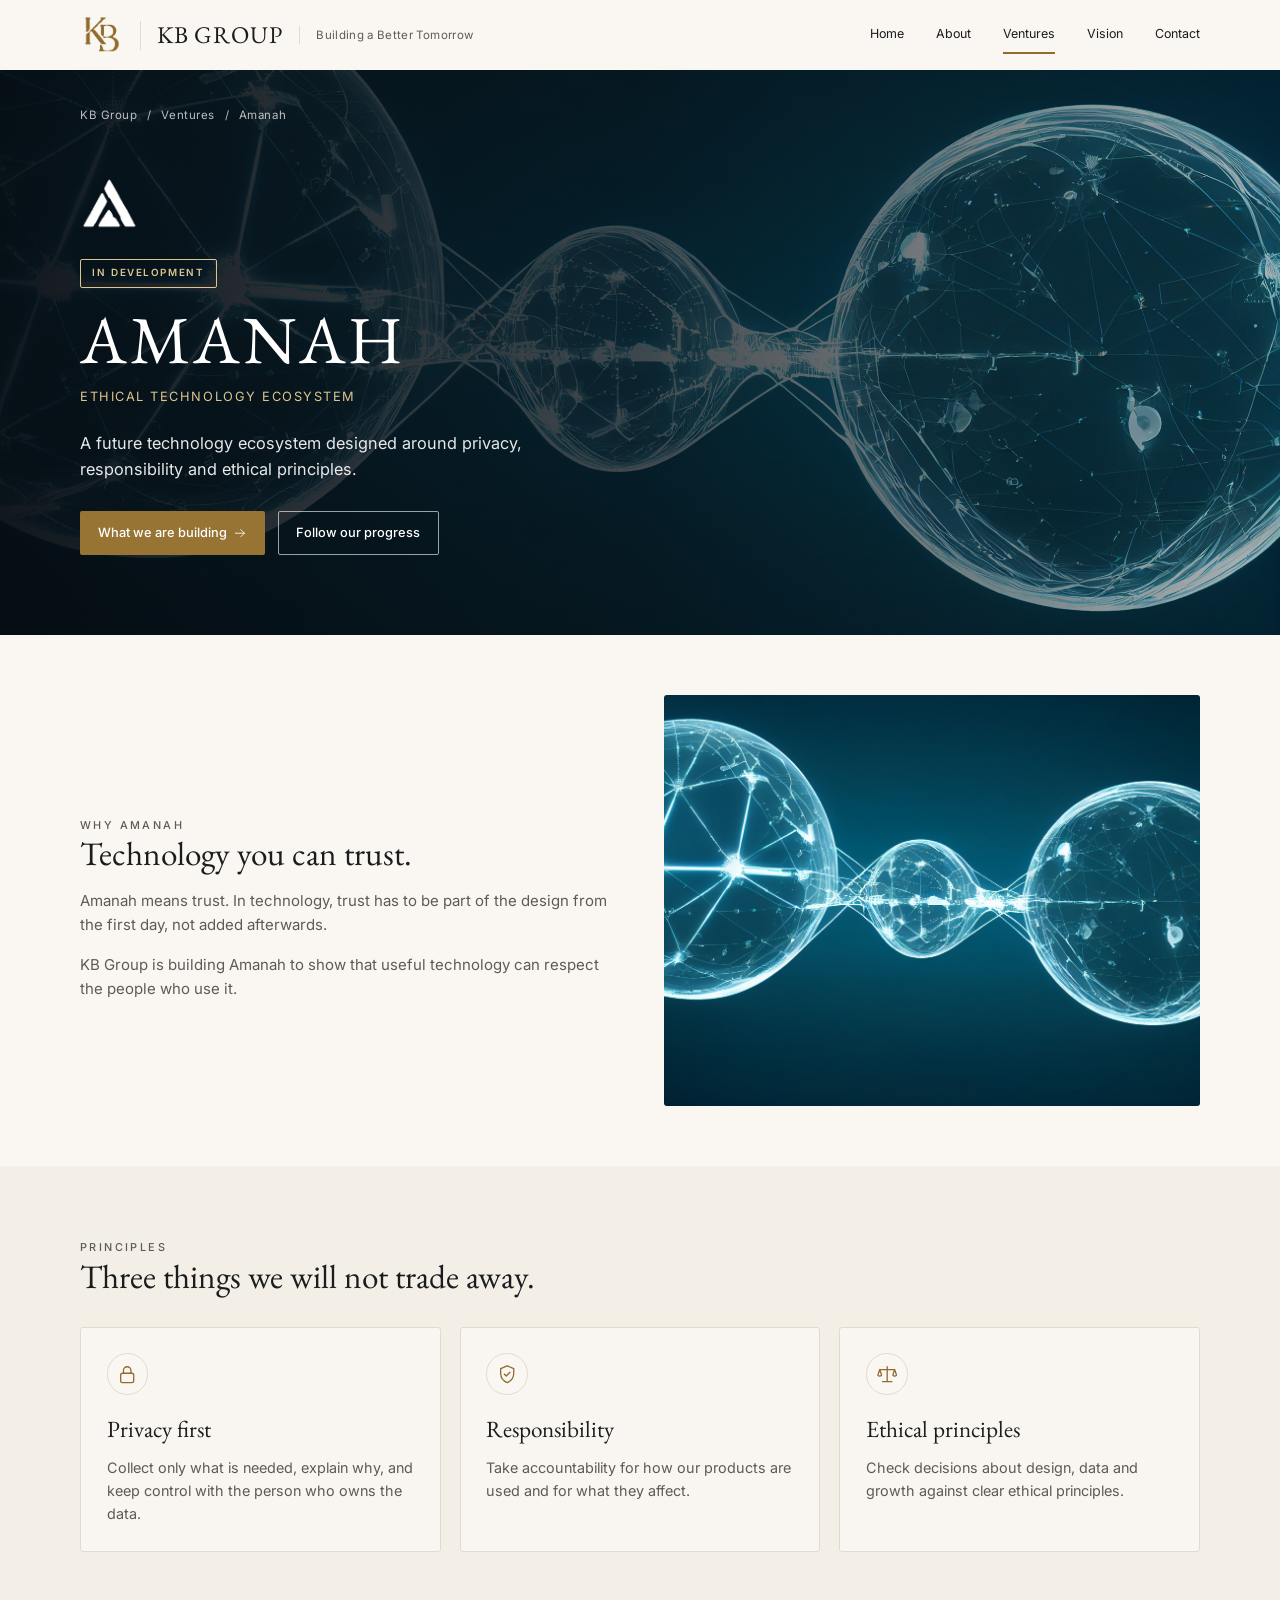
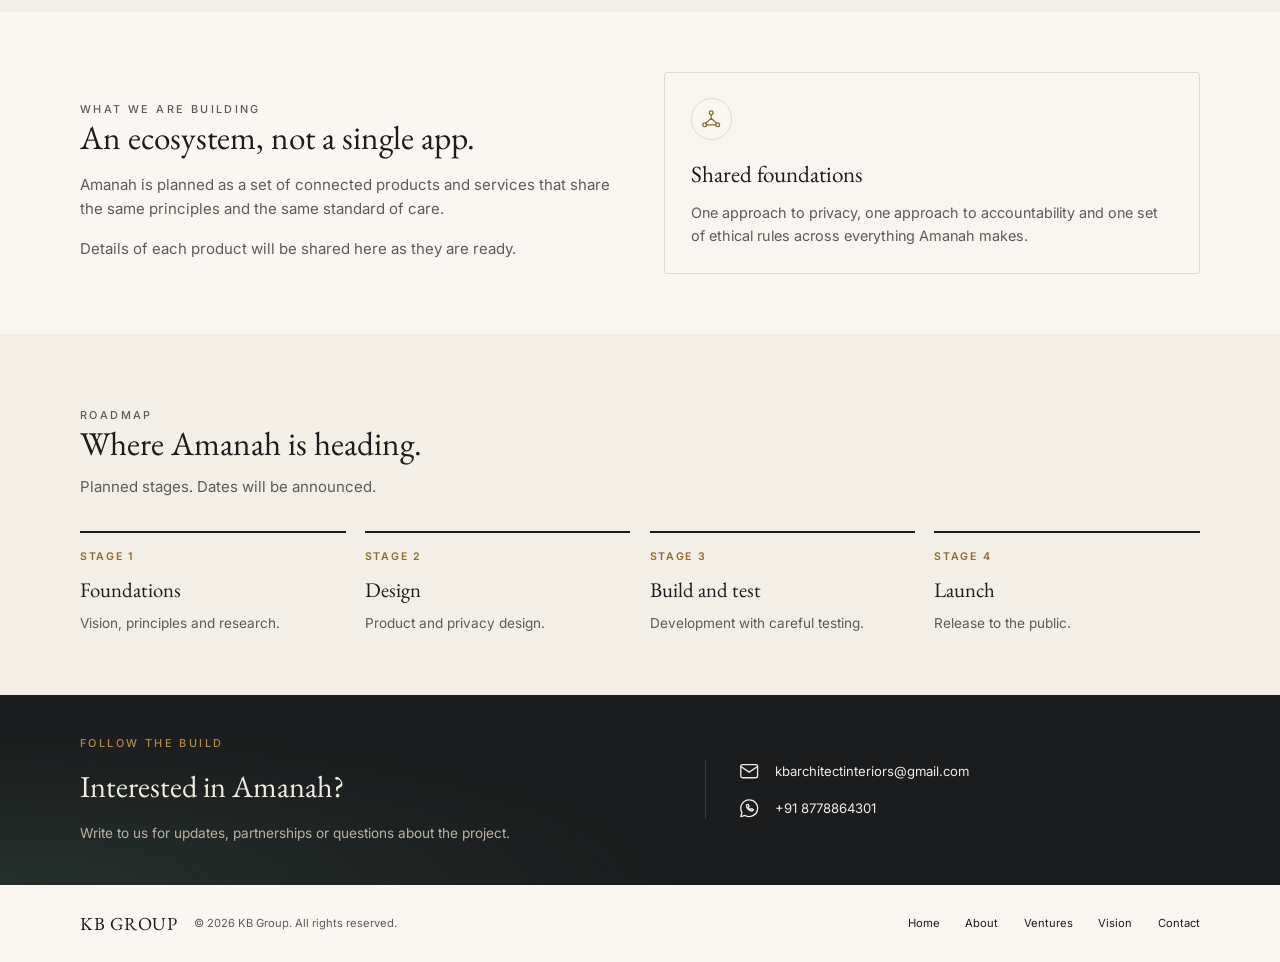
<file: amanah.html>
<!doctype html>
<html lang="en">
<head>
<meta charset="utf-8">
<meta name="viewport" content="width=device-width, initial-scale=1, viewport-fit=cover">
<title>Amanah</title>
<link rel="preconnect" href="https://fonts.googleapis.com">
<link rel="preconnect" href="https://fonts.gstatic.com" crossorigin>
<link rel="stylesheet" href="https://fonts.googleapis.com/css2?family=EB+Garamond:wght@400;500;600&family=Inter:wght@400;500;600&display=swap">
<link rel="stylesheet" href="css/site.css">
<link rel="stylesheet" href="css/venture.css">
<style>
  .vhero.tech .ph-img { object-position: right center; }
  .vhero.tech::after { background: linear-gradient(90deg, rgba(6, 12, 18, 0.95) 0%, rgba(6, 12, 18, 0.75) 50%, rgba(6, 12, 18, 0.3) 100%); }
  .vhero.tech { background: #060c12; }
</style>
</head>
<body>
<svg width="0" height="0" style="position:absolute" aria-hidden="true" focusable="false">
  <defs>
    <symbol id="i-arrow" viewBox="0 0 24 24"><path d="M4 12h15M13 6l6 6-6 6"/></symbol>
    <symbol id="i-lock" viewBox="0 0 24 24"><rect x="5" y="11" width="14" height="10" rx="2"/><path d="M8 11V8a4 4 0 0 1 8 0v3"/></symbol>
    <symbol id="i-shield" viewBox="0 0 24 24"><path d="M12 3l7 3v5c0 5-3 8.5-7 10-4-1.5-7-5-7-10V6zM9 12l2 2 4-4"/></symbol>
    <symbol id="i-scale" viewBox="0 0 24 24"><path d="M12 4v16M7 20h10M4 7h16M4 7l-2 6a2.5 2.5 0 0 0 4 0zM20 7l-2 6a2.5 2.5 0 0 0 4 0z"/></symbol>
    <symbol id="i-network" viewBox="0 0 24 24"><circle cx="12" cy="5" r="2"/><circle cx="5" cy="18" r="2"/><circle cx="19" cy="18" r="2"/><path d="M12 7v4M12 11l-6 5.5M12 11l6 5.5M7 18h10"/></symbol>
    <symbol id="i-mail" viewBox="0 0 24 24"><rect x="3" y="5" width="18" height="14" rx="2"/><path d="m3 7 9 6 9-6"/></symbol>
    <symbol id="i-chat" viewBox="0 0 24 24"><path d="M12 3a9 9 0 0 0-7.8 13.5L3 21l4.6-1.2A9 9 0 1 0 12 3z"/><path d="M9 8.5c0 3.5 3 6.5 6.5 6.5l1-1.5-2-1-1 .8c-1-.4-2-1.4-2.4-2.4l.8-1-1-2z"/></symbol>
  </defs>
</svg>

<header class="site-head band">
  <a class="brand" href="index.html" aria-label="KB Group home">
    <img src="img/logo-kb.png" alt="" width="44" height="42">
    <span class="div" aria-hidden="true"></span>
    <span class="name">KB GROUP</span>
    <span class="tag">Building a Better Tomorrow</span>
  </a>
  <nav class="main" aria-label="Main">
    <a href="index.html">Home</a>
    <a href="index.html#about">About</a>
    <a href="index.html#ventures" aria-current="page">Ventures</a>
    <a href="index.html#vision">Vision</a>
    <a href="#contact">Contact</a>
  </nav>
</header>

<main>
  <section class="vhero tech band" aria-labelledby="t">
    <img class="ph-img" src="img/amanah.jpg" alt="" width="861" height="411">
    <p class="crumbs"><a href="index.html">KB Group</a><span>/</span><a href="index.html#ventures">Ventures</a><span>/</span><span>Amanah</span></p>
    <div class="idrow">
      <img src="img/logo-amanah-light.png" alt="" width="50" height="46">
    </div>
    <p class="chip">In development</p>
    <h1 id="t">Amanah</h1>
    <p class="sub">Ethical Technology Ecosystem</p>
    <p class="lead">A future technology ecosystem designed around privacy, responsibility and ethical principles.</p>
    <div class="hero-actions">
      <a class="btn" href="#building">What we are building <svg class="ico arrow"><use href="#i-arrow"/></svg></a>
      <a class="btn ghost" href="#contact">Follow our progress</a>
    </div>
  </section>

  <section class="sec" id="why" aria-labelledby="why-t">
    <div class="band">
      <div class="two">
        <div>
          <p class="eyebrow">Why Amanah</p>
          <h2 class="title" id="why-t">Technology you can trust.</h2>
          <p>Amanah means trust. In technology, trust has to be part of the design from the first day, not added afterwards.</p>
          <p>KB Group is building Amanah to show that useful technology can respect the people who use it.</p>
        </div>
        <img class="pic" src="img/amanah.jpg" alt="Glowing network sphere on a dark background" width="861" height="411">
      </div>
    </div>
  </section>

  <section class="sec alt" id="principles" aria-labelledby="pr-t">
    <div class="band">
      <div class="sec-head">
        <p class="eyebrow">Principles</p>
        <h2 class="title" id="pr-t">Three things we will not trade away.</h2>
      </div>
      <div class="grid3">
        <article class="tile"><span class="ring"><svg class="ico"><use href="#i-lock"/></svg></span><h3>Privacy first</h3><p>Collect only what is needed, explain why, and keep control with the person who owns the data.</p></article>
        <article class="tile"><span class="ring"><svg class="ico"><use href="#i-shield"/></svg></span><h3>Responsibility</h3><p>Take accountability for how our products are used and for what they affect.</p></article>
        <article class="tile"><span class="ring"><svg class="ico"><use href="#i-scale"/></svg></span><h3>Ethical principles</h3><p>Check decisions about design, data and growth against clear ethical principles.</p></article>
      </div>
    </div>
  </section>

  <section class="sec" id="building" aria-labelledby="b-t">
    <div class="band">
      <div class="two">
        <div>
          <p class="eyebrow">What we are building</p>
          <h2 class="title" id="b-t">An ecosystem, not a single app.</h2>
          <p>Amanah is planned as a set of connected products and services that share the same principles and the same standard of care.</p>
          <p>Details of each product will be shared here as they are ready.</p>
        </div>
        <div class="tile">
          <span class="ring"><svg class="ico"><use href="#i-network"/></svg></span>
          <h3>Shared foundations</h3>
          <p>One approach to privacy, one approach to accountability and one set of ethical rules across everything Amanah makes.</p>
        </div>
      </div>
    </div>
  </section>

  <section class="sec alt" id="roadmap" aria-labelledby="rm-t">
    <div class="band">
      <div class="sec-head">
        <p class="eyebrow">Roadmap</p>
        <h2 class="title" id="rm-t">Where Amanah is heading.</h2>
        <p>Planned stages. Dates will be announced.</p>
      </div>
      <ol class="steps">
        <li><span class="n">Stage 1</span><b>Foundations</b><span class="d">Vision, principles and research.</span></li>
        <li><span class="n">Stage 2</span><b>Design</b><span class="d">Product and privacy design.</span></li>
        <li><span class="n">Stage 3</span><b>Build and test</b><span class="d">Development with careful testing.</span></li>
        <li><span class="n">Stage 4</span><b>Launch</b><span class="d">Release to the public.</span></li>
      </ol>
    </div>
  </section>

  <section class="contact c2 band" id="contact" aria-labelledby="c-t">
    <div>
      <p class="eyebrow">Follow the build</p>
      <h2 id="c-t">Interested in Amanah?</h2>
      <p class="note">Write to us for updates, partnerships or questions about the project.</p>
    </div>
    <div class="cinfo">
      <div><svg class="ico"><use href="#i-mail"/></svg><a href="mailto:kbarchitectinteriors@gmail.com">kbarchitectinteriors@gmail.com</a></div>
      <div><svg class="ico"><use href="#i-chat"/></svg><a href="tel:+918778864301">+91 8778864301</a></div>
    </div>
  </section>
</main>

<footer class="foot band">
  <div class="l">
    <span class="n">KB GROUP</span>
    <span id="copy">&copy; 2026 KB Group. All rights reserved.</span>
  </div>
  <nav aria-label="Footer">
    <a href="index.html">Home</a>
    <a href="index.html#about">About</a>
    <a href="index.html#ventures">Ventures</a>
    <a href="index.html#vision">Vision</a>
    <a href="#contact">Contact</a>
  </nav>
</footer>

<script>
(function () {
  try {
    document.getElementById("copy").textContent = "© " + new Date().getFullYear() + " KB Group. All rights reserved.";
  } catch (e) {}
})();
</script>
</body>
</html>
</file>
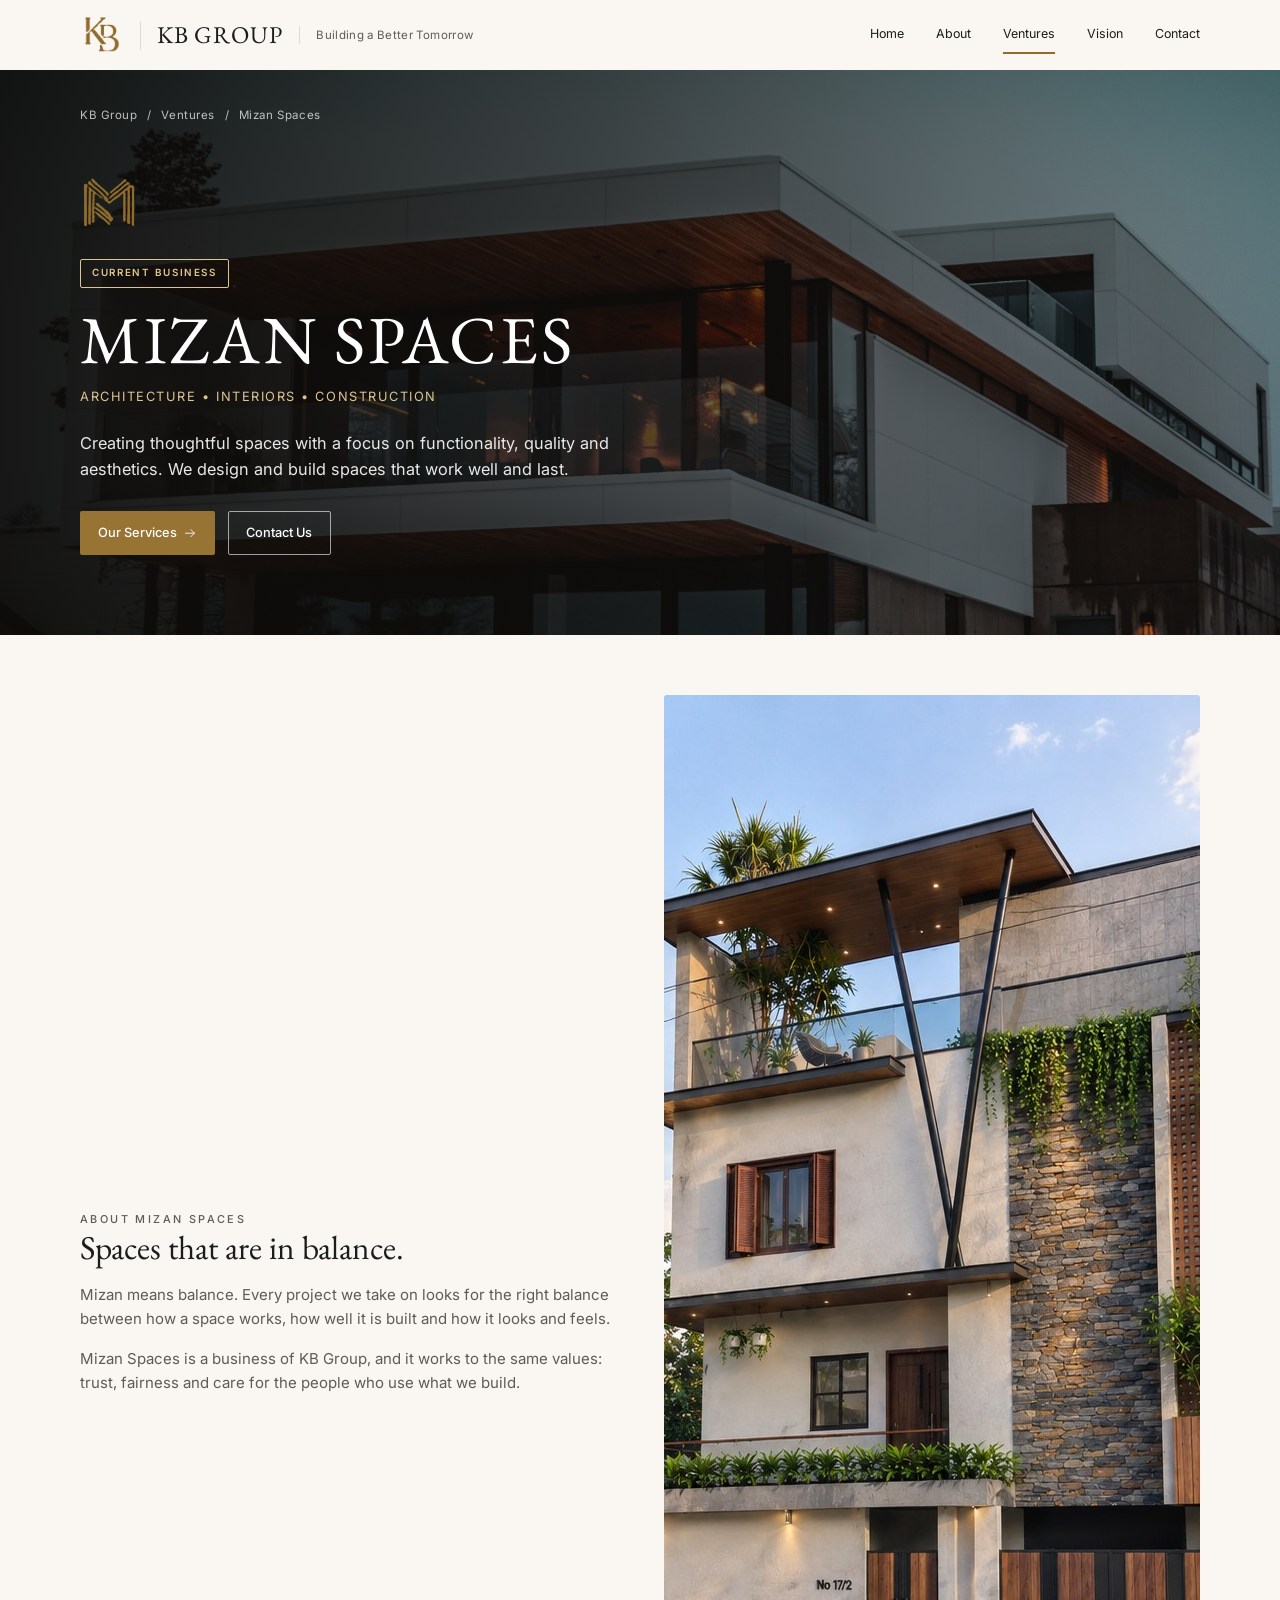
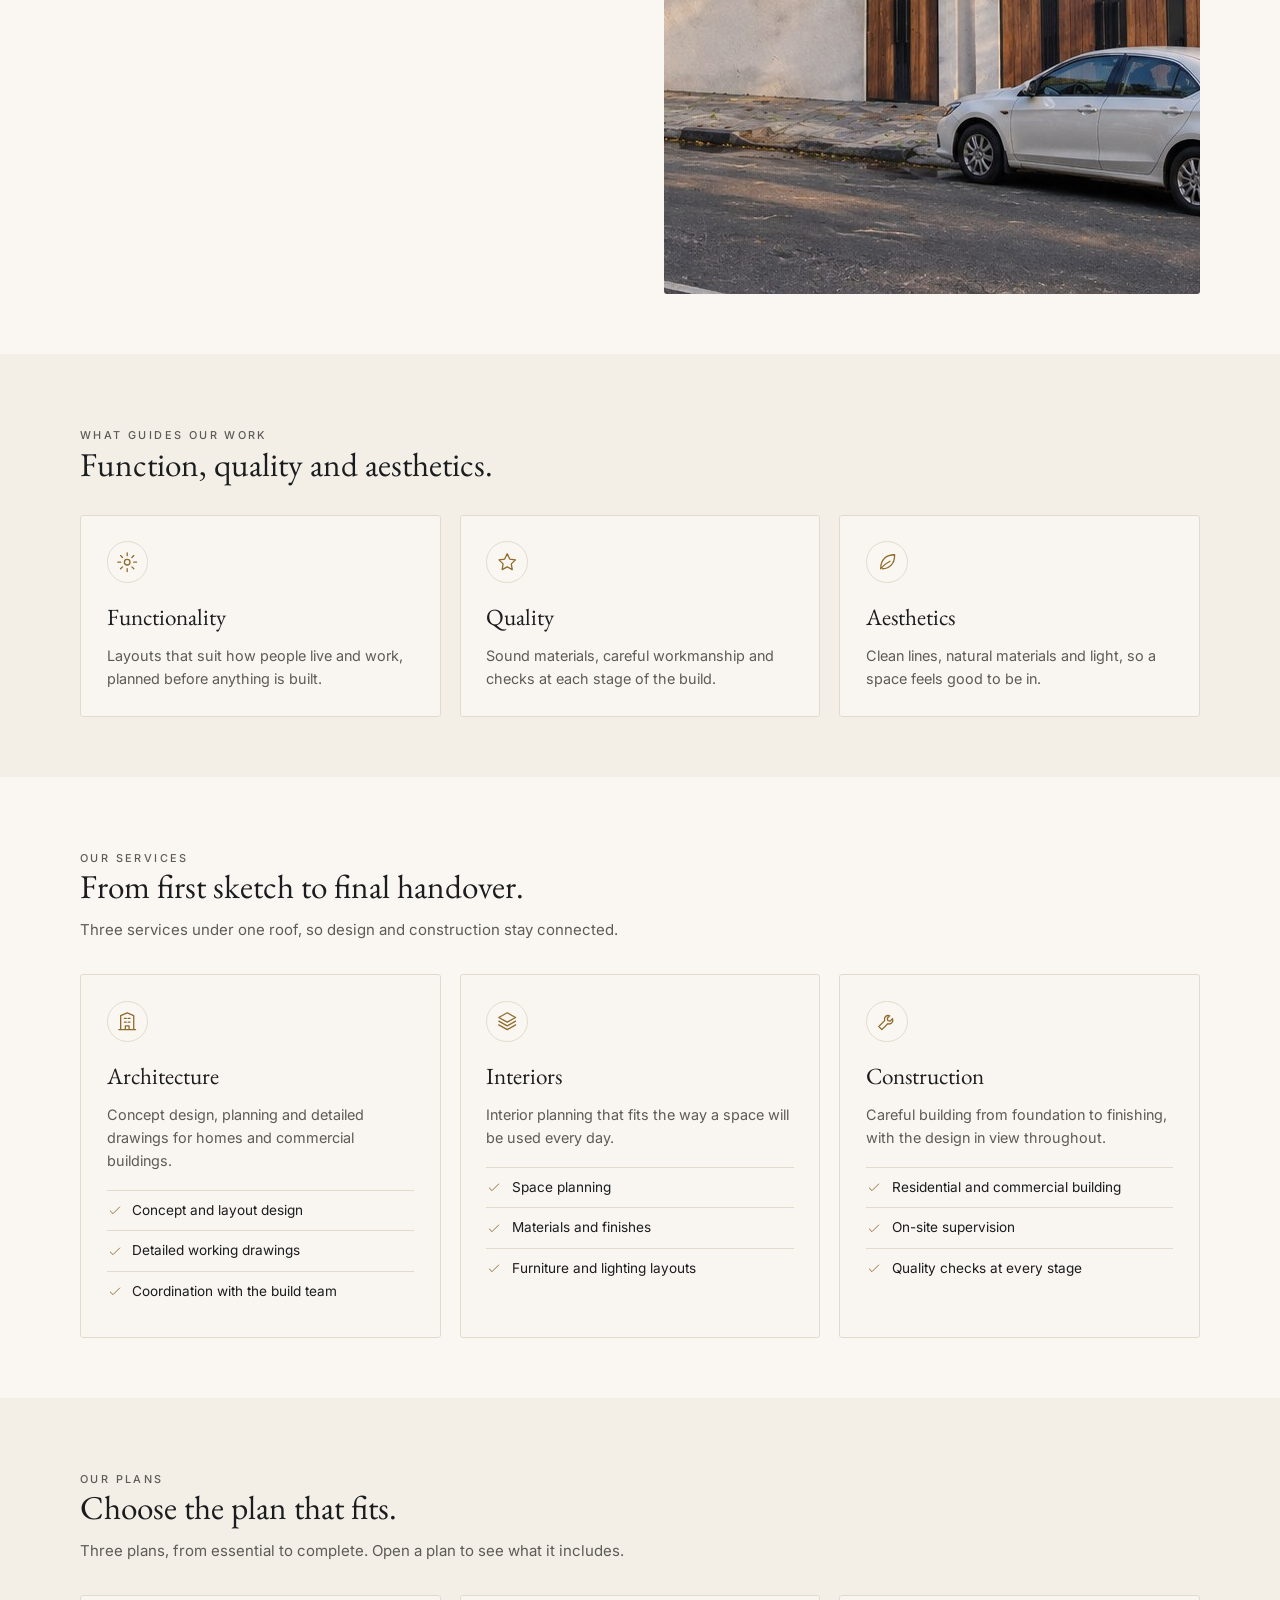
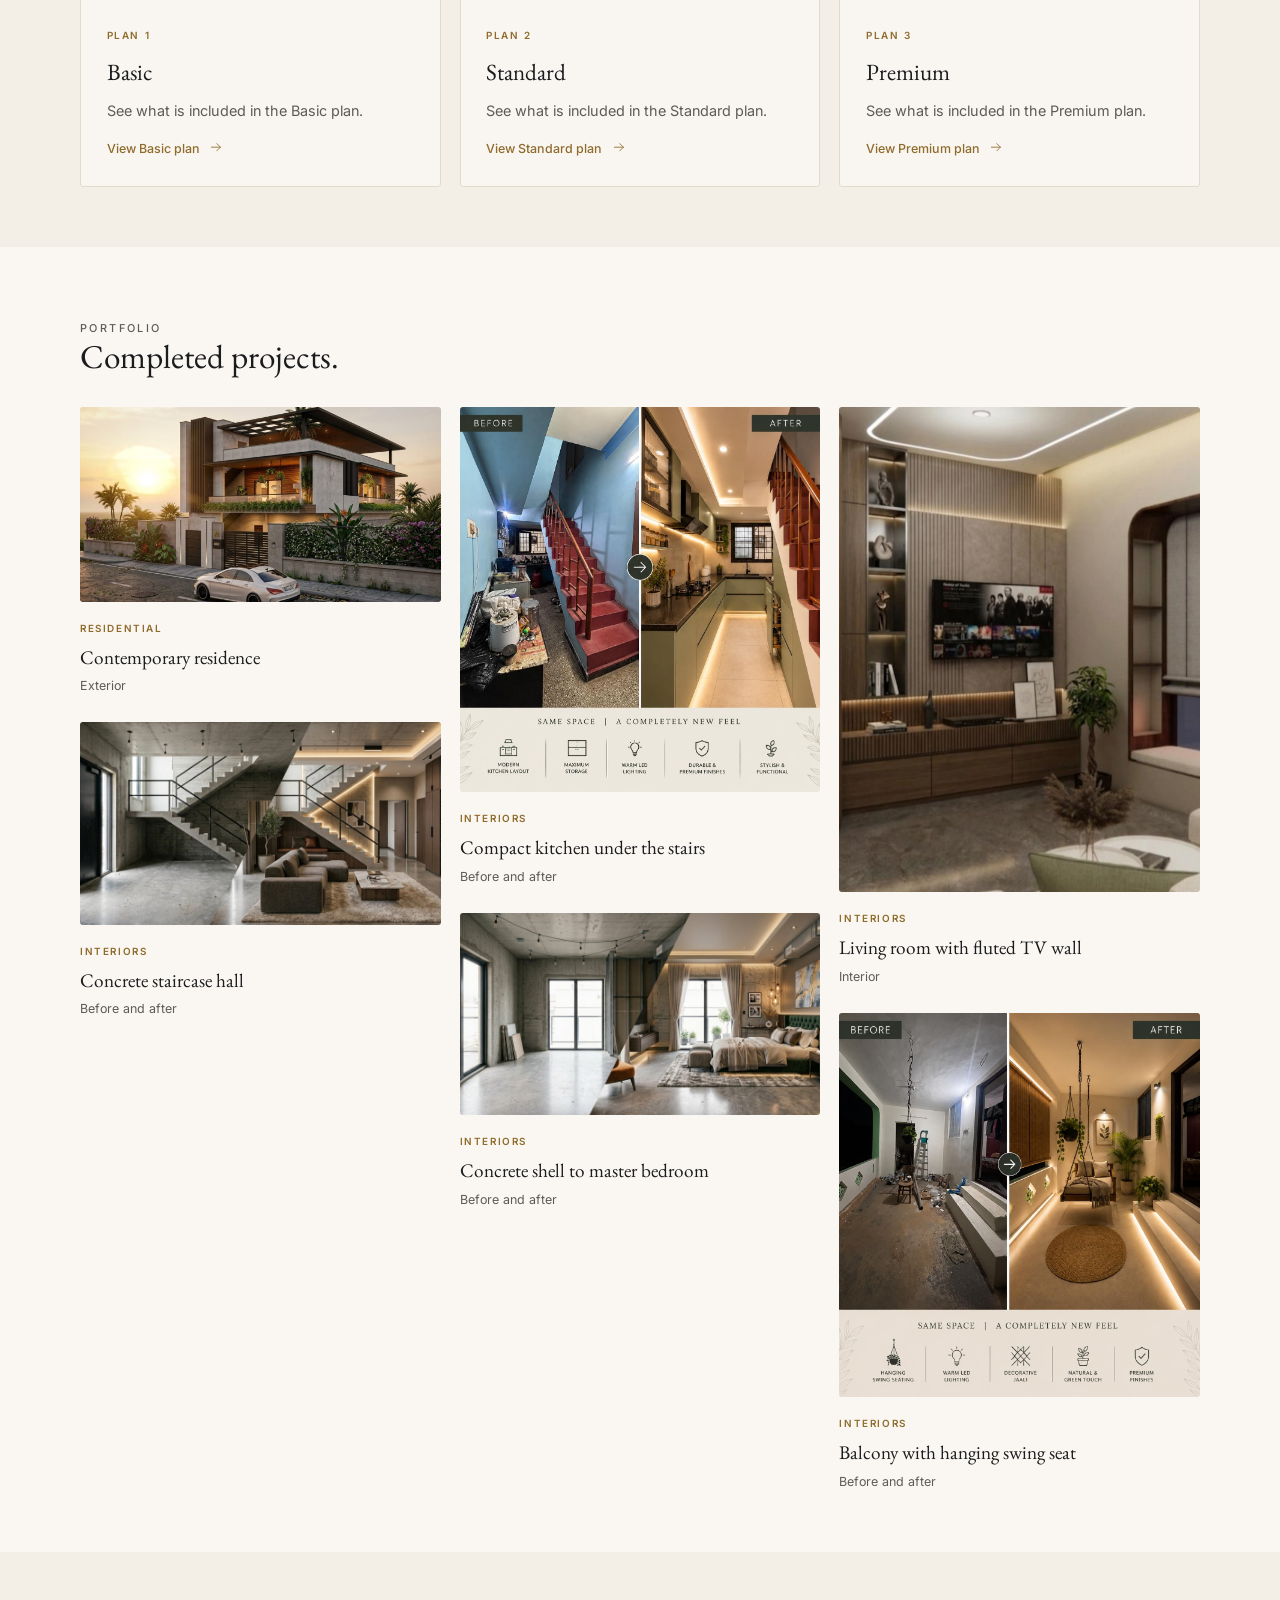
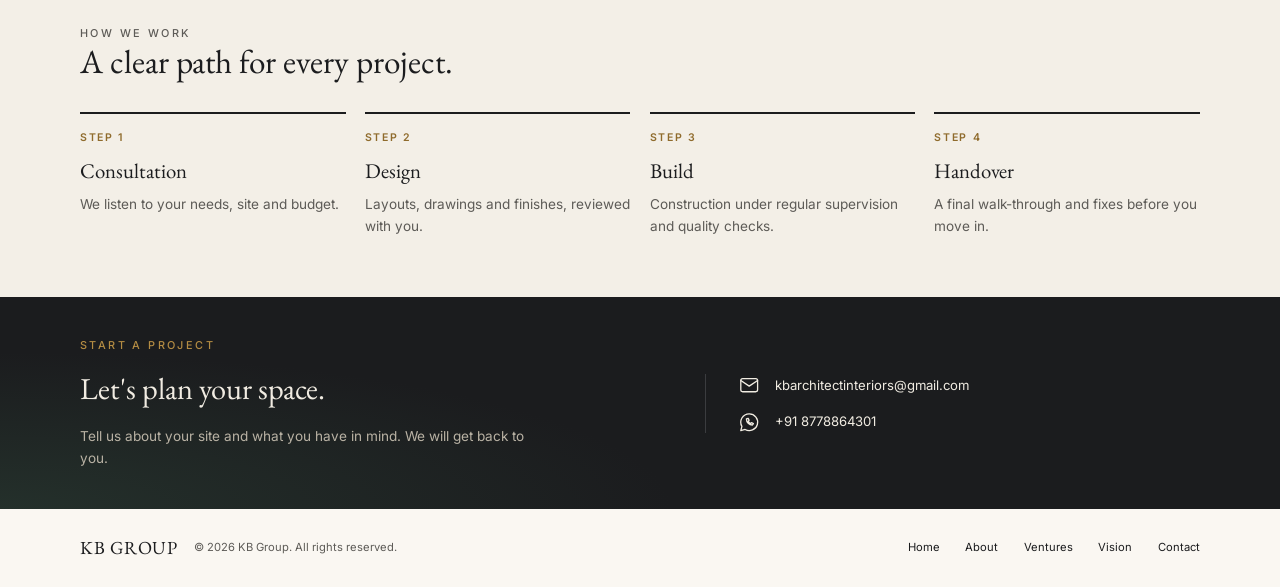
<file: mizan-spaces.html>
<!doctype html>
<html lang="en">
<head>
<meta charset="utf-8">
<meta name="viewport" content="width=device-width, initial-scale=1, viewport-fit=cover">
<title>Mizan Spaces</title>
<link rel="preconnect" href="https://fonts.googleapis.com">
<link rel="preconnect" href="https://fonts.gstatic.com" crossorigin>
<link rel="stylesheet" href="https://fonts.googleapis.com/css2?family=EB+Garamond:wght@400;500;600&family=Inter:wght@400;500;600&display=swap">
<link rel="stylesheet" href="css/site.css">
<link rel="stylesheet" href="css/venture.css">
</head>
<body>
<svg width="0" height="0" style="position:absolute" aria-hidden="true" focusable="false">
  <defs>
    <symbol id="i-arrow" viewBox="0 0 24 24"><path d="M4 12h15M13 6l6 6-6 6"/></symbol>
    <symbol id="i-building" viewBox="0 0 24 24"><path d="M5 21V6l7-3 7 3v15M3 21h18M9 9h2M13 9h2M9 13h2M13 13h2M10 21v-4h4v4"/></symbol>
    <symbol id="i-layers" viewBox="0 0 24 24"><path d="m12 3 9 5-9 5-9-5zM3 12l9 5 9-5M3 16l9 5 9-5"/></symbol>
    <symbol id="i-tool" viewBox="0 0 24 24"><path d="M14.7 6.3a4 4 0 0 0-5.4 5.1L3 17.7 6.3 21l6.3-6.3a4 4 0 0 0 5.1-5.4l-2.6 2.6-2.4-.6-.6-2.4z"/></symbol>
    <symbol id="i-check" viewBox="0 0 24 24"><path d="m5 12 4 4 10-10"/></symbol>
    <symbol id="i-gear" viewBox="0 0 24 24"><circle cx="12" cy="12" r="3"/><path d="M12 2v3M12 19v3M2 12h3M19 12h3M4.9 4.9l2.1 2.1M17 17l2.1 2.1M19.1 4.9 17 7M7 17l-2.1 2.1"/></symbol>
    <symbol id="i-star" viewBox="0 0 24 24"><path d="m12 3 2.7 5.6 6.1.9-4.4 4.3 1 6.1L12 17l-5.4 2.9 1-6.1-4.4-4.3 6.1-.9z"/></symbol>
    <symbol id="i-leaf" viewBox="0 0 24 24"><path d="M5 19C5 9 11 4 20 4c0 9-5 15-13 15M5 19c3-4 6-6 10-8"/></symbol>
    <symbol id="i-image" viewBox="0 0 24 24"><rect x="3" y="5" width="18" height="14" rx="2"/><circle cx="9" cy="10" r="1.5"/><path d="m21 16-5-5-8 8"/></symbol>
    <symbol id="i-mail" viewBox="0 0 24 24"><rect x="3" y="5" width="18" height="14" rx="2"/><path d="m3 7 9 6 9-6"/></symbol>
    <symbol id="i-chat" viewBox="0 0 24 24"><path d="M12 3a9 9 0 0 0-7.8 13.5L3 21l4.6-1.2A9 9 0 1 0 12 3z"/><path d="M9 8.5c0 3.5 3 6.5 6.5 6.5l1-1.5-2-1-1 .8c-1-.4-2-1.4-2.4-2.4l.8-1-1-2z"/></symbol>
  </defs>
</svg>

<header class="site-head band">
  <a class="brand" href="index.html" aria-label="KB Group home">
    <img src="img/logo-kb.png" alt="" width="44" height="42">
    <span class="div" aria-hidden="true"></span>
    <span class="name">KB GROUP</span>
    <span class="tag">Building a Better Tomorrow</span>
  </a>
  <nav class="main" aria-label="Main">
    <a href="index.html">Home</a>
    <a href="index.html#about">About</a>
    <a href="index.html#ventures" aria-current="page">Ventures</a>
    <a href="index.html#vision">Vision</a>
    <a href="#contact">Contact</a>
  </nav>
</header>

<main>
  <section class="vhero band" aria-labelledby="t">
    <img class="ph-img" src="img/mizan-hero.jpg" alt="" width="1280" height="690">
    <p class="crumbs"><a href="index.html">KB Group</a><span>/</span><a href="index.html#ventures">Ventures</a><span>/</span><span>Mizan Spaces</span></p>
    <div class="idrow">
      <img src="img/logo-mizan.png" alt="" width="46" height="42">
    </div>
    <p class="chip">Current business</p>
    <h1 id="t">Mizan Spaces</h1>
    <p class="sub">Architecture • Interiors • Construction</p>
    <p class="lead">Creating thoughtful spaces with a focus on functionality, quality and aesthetics. We design and build spaces that work well and last.</p>
    <div class="hero-actions">
      <a class="btn" href="#services">Our Services <svg class="ico arrow"><use href="#i-arrow"/></svg></a>
      <a class="btn ghost" href="#contact">Contact Us</a>
    </div>
  </section>

  <section class="sec" id="about" aria-labelledby="about-t">
    <div class="band">
      <div class="two">
        <div>
          <p class="eyebrow">About Mizan Spaces</p>
          <h2 class="title" id="about-t">Spaces that are in balance.</h2>
          <p>Mizan means balance. Every project we take on looks for the right balance between how a space works, how well it is built and how it looks and feels.</p>
          <p>Mizan Spaces is a business of KB Group, and it works to the same values: trust, fairness and care for the people who use what we build.</p>
        </div>
        <img class="pic tall" src="img/mizan-about.jpg" alt="Three-storey modern house with a stone, timber and plant facade" width="1312" height="1199">
      </div>
    </div>
  </section>

  <section class="sec alt" aria-labelledby="focus-t">
    <div class="band">
      <div class="sec-head">
        <p class="eyebrow">What guides our work</p>
        <h2 class="title" id="focus-t">Function, quality and aesthetics.</h2>
      </div>
      <div class="grid3">
        <article class="tile"><span class="ring"><svg class="ico"><use href="#i-gear"/></svg></span><h3>Functionality</h3><p>Layouts that suit how people live and work, planned before anything is built.</p></article>
        <article class="tile"><span class="ring"><svg class="ico"><use href="#i-star"/></svg></span><h3>Quality</h3><p>Sound materials, careful workmanship and checks at each stage of the build.</p></article>
        <article class="tile"><span class="ring"><svg class="ico"><use href="#i-leaf"/></svg></span><h3>Aesthetics</h3><p>Clean lines, natural materials and light, so a space feels good to be in.</p></article>
      </div>
    </div>
  </section>

  <section class="sec" id="services" aria-labelledby="svc-t">
    <div class="band">
      <div class="sec-head">
        <p class="eyebrow">Our services</p>
        <h2 class="title" id="svc-t">From first sketch to final handover.</h2>
        <p>Three services under one roof, so design and construction stay connected.</p>
      </div>
      <div class="grid3">
        <article class="tile">
          <span class="ring"><svg class="ico"><use href="#i-building"/></svg></span>
          <h3>Architecture</h3>
          <p>Concept design, planning and detailed drawings for homes and commercial buildings.</p>
          <ul>
            <li><svg class="ico"><use href="#i-check"/></svg>Concept and layout design</li>
            <li><svg class="ico"><use href="#i-check"/></svg>Detailed working drawings</li>
            <li><svg class="ico"><use href="#i-check"/></svg>Coordination with the build team</li>
          </ul>
        </article>
        <article class="tile">
          <span class="ring"><svg class="ico"><use href="#i-layers"/></svg></span>
          <h3>Interiors</h3>
          <p>Interior planning that fits the way a space will be used every day.</p>
          <ul>
            <li><svg class="ico"><use href="#i-check"/></svg>Space planning</li>
            <li><svg class="ico"><use href="#i-check"/></svg>Materials and finishes</li>
            <li><svg class="ico"><use href="#i-check"/></svg>Furniture and lighting layouts</li>
          </ul>
        </article>
        <article class="tile">
          <span class="ring"><svg class="ico"><use href="#i-tool"/></svg></span>
          <h3>Construction</h3>
          <p>Careful building from foundation to finishing, with the design in view throughout.</p>
          <ul>
            <li><svg class="ico"><use href="#i-check"/></svg>Residential and commercial building</li>
            <li><svg class="ico"><use href="#i-check"/></svg>On-site supervision</li>
            <li><svg class="ico"><use href="#i-check"/></svg>Quality checks at every stage</li>
          </ul>
        </article>
      </div>
    </div>
  </section>

  <section class="sec alt" id="plans" aria-labelledby="plans-t">
    <div class="band">
      <div class="sec-head">
        <p class="eyebrow">Our plans</p>
        <h2 class="title" id="plans-t">Choose the plan that fits.</h2>
        <p>Three plans, from essential to complete. Open a plan to see what it includes.</p>
      </div>
      <div class="grid3">
        <a class="tile plan" href="plan-basic.html">
          <span class="lvl">Plan 1</span>
          <h3>Basic</h3>
          <p>See what is included in the Basic plan.</p>
          <span class="go">View Basic plan <svg class="ico arrow"><use href="#i-arrow"/></svg></span>
        </a>
        <a class="tile plan" href="plan-standard.html">
          <span class="lvl">Plan 2</span>
          <h3>Standard</h3>
          <p>See what is included in the Standard plan.</p>
          <span class="go">View Standard plan <svg class="ico arrow"><use href="#i-arrow"/></svg></span>
        </a>
        <a class="tile plan" href="plan-premium.html">
          <span class="lvl">Plan 3</span>
          <h3>Premium</h3>
          <p>See what is included in the Premium plan.</p>
          <span class="go">View Premium plan <svg class="ico arrow"><use href="#i-arrow"/></svg></span>
        </a>
      </div>
    </div>
  </section>

  <section class="sec" id="projects" aria-labelledby="proj-t">
    <div class="band">
      <div class="sec-head">
        <p class="eyebrow">Portfolio</p>
        <h2 class="title" id="proj-t">Completed projects.</h2>
      </div>
      <div class="proj-grid">
        <figure class="proj">
          <img class="pic" src="img/mizan-project-exterior.jpg" alt="Contemporary house with stone, timber and glass beside a pool at sunset" width="736" height="1104" loading="lazy">
          <figcaption><span class="tag">Residential</span><h3>Contemporary residence</h3><div class="meta">Exterior</div></figcaption>
        </figure>
        <figure class="proj">
          <img class="pic" src="img/mizan-project-stairs.jpg" alt="Concrete staircase hall before and after the interior fit-out" width="1600" height="900" loading="lazy">
          <figcaption><span class="tag">Interiors</span><h3>Concrete staircase hall</h3><div class="meta">Before and after</div></figcaption>
        </figure>
        <figure class="proj">
          <img class="pic" src="img/mizan-project-kitchen.jpg" alt="Narrow kitchen under a staircase before and after, with green cabinets and warm lighting" width="1199" height="1280" loading="lazy">
          <figcaption><span class="tag">Interiors</span><h3>Compact kitchen under the stairs</h3><div class="meta">Before and after</div></figcaption>
        </figure>
        <figure class="proj">
          <img class="pic" src="img/mizan-project-bedroom.jpg" alt="Bare concrete room before and after becoming a bedroom with curtains and warm lighting" width="1600" height="900" loading="lazy">
          <figcaption><span class="tag">Interiors</span><h3>Concrete shell to master bedroom</h3><div class="meta">Before and after</div></figcaption>
        </figure>
        <figure class="proj">
          <img class="pic" src="img/mizan-project-tv-wall.jpg" alt="Living room with fluted wood TV wall, display niches and a window seat" width="655" height="881" loading="lazy">
          <figcaption><span class="tag">Interiors</span><h3>Living room with fluted TV wall</h3><div class="meta">Interior</div></figcaption>
        </figure>
        <figure class="proj">
          <img class="pic" src="img/mizan-project-balcony.jpg" alt="Balcony before and after, with a hanging swing seat, plants and warm lighting" width="1200" height="1280" loading="lazy">
          <figcaption><span class="tag">Interiors</span><h3>Balcony with hanging swing seat</h3><div class="meta">Before and after</div></figcaption>
        </figure>
      </div>
    </div>
  </section>

  <section class="sec alt" aria-labelledby="proc-t">
    <div class="band">
      <div class="sec-head">
        <p class="eyebrow">How we work</p>
        <h2 class="title" id="proc-t">A clear path for every project.</h2>
      </div>
      <ol class="steps">
        <li><span class="n">Step 1</span><b>Consultation</b><span class="d">We listen to your needs, site and budget.</span></li>
        <li><span class="n">Step 2</span><b>Design</b><span class="d">Layouts, drawings and finishes, reviewed with you.</span></li>
        <li><span class="n">Step 3</span><b>Build</b><span class="d">Construction under regular supervision and quality checks.</span></li>
        <li><span class="n">Step 4</span><b>Handover</b><span class="d">A final walk-through and fixes before you move in.</span></li>
      </ol>
    </div>
  </section>

  <section class="contact c2 band" id="contact" aria-labelledby="c-t">
    <div>
      <p class="eyebrow">Start a project</p>
      <h2 id="c-t">Let's plan your space.</h2>
      <p class="note">Tell us about your site and what you have in mind. We will get back to you.</p>
    </div>
    <div class="cinfo">
      <div><svg class="ico"><use href="#i-mail"/></svg><a href="mailto:kbarchitectinteriors@gmail.com">kbarchitectinteriors@gmail.com</a></div>
      <div><svg class="ico"><use href="#i-chat"/></svg><a href="tel:+918778864301">+91 8778864301</a></div>
    </div>
  </section>
</main>

<footer class="foot band">
  <div class="l">
    <span class="n">KB GROUP</span>
    <span id="copy">&copy; 2026 KB Group. All rights reserved.</span>
  </div>
  <nav aria-label="Footer">
    <a href="index.html">Home</a>
    <a href="index.html#about">About</a>
    <a href="index.html#ventures">Ventures</a>
    <a href="index.html#vision">Vision</a>
    <a href="#contact">Contact</a>
  </nav>
</footer>

<script>
(function () {
  try {
    document.getElementById("copy").textContent = "© " + new Date().getFullYear() + " KB Group. All rights reserved.";
  } catch (e) {}
})();
</script>
</body>
</html>
</file>
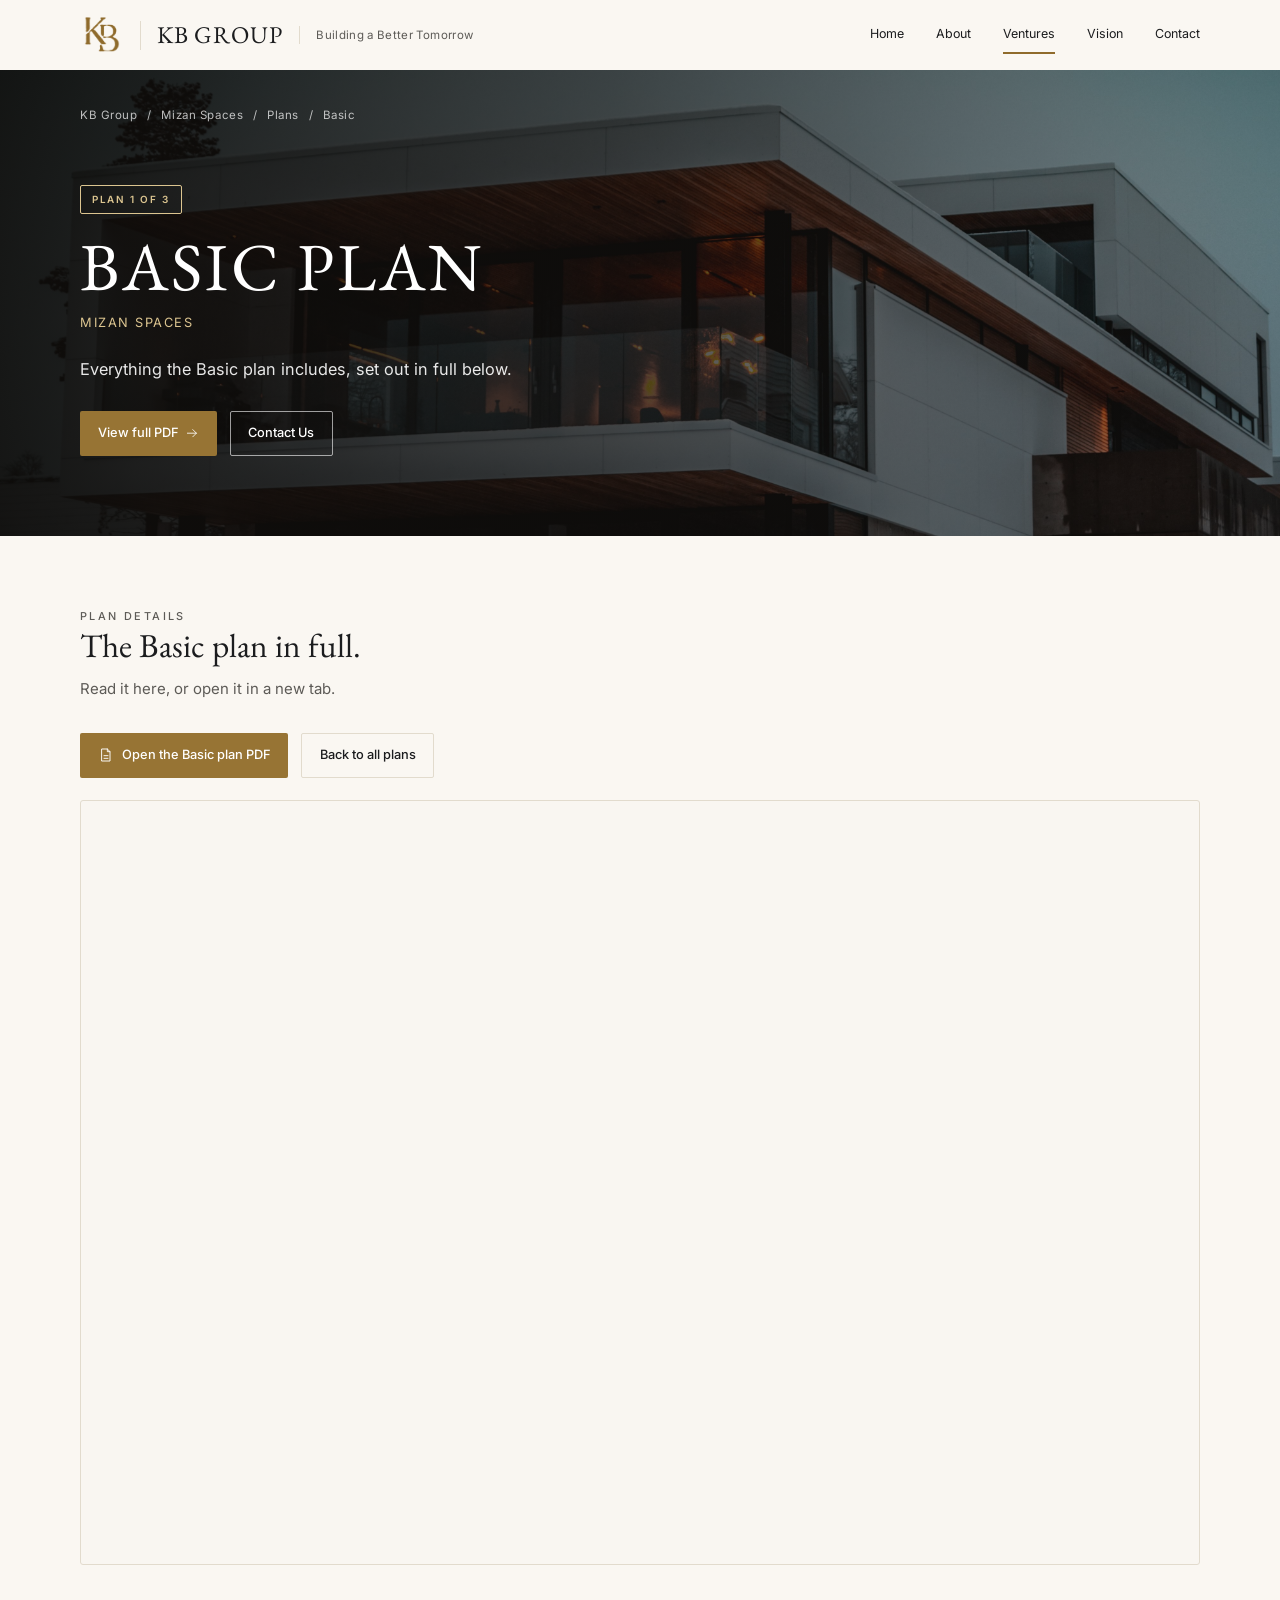
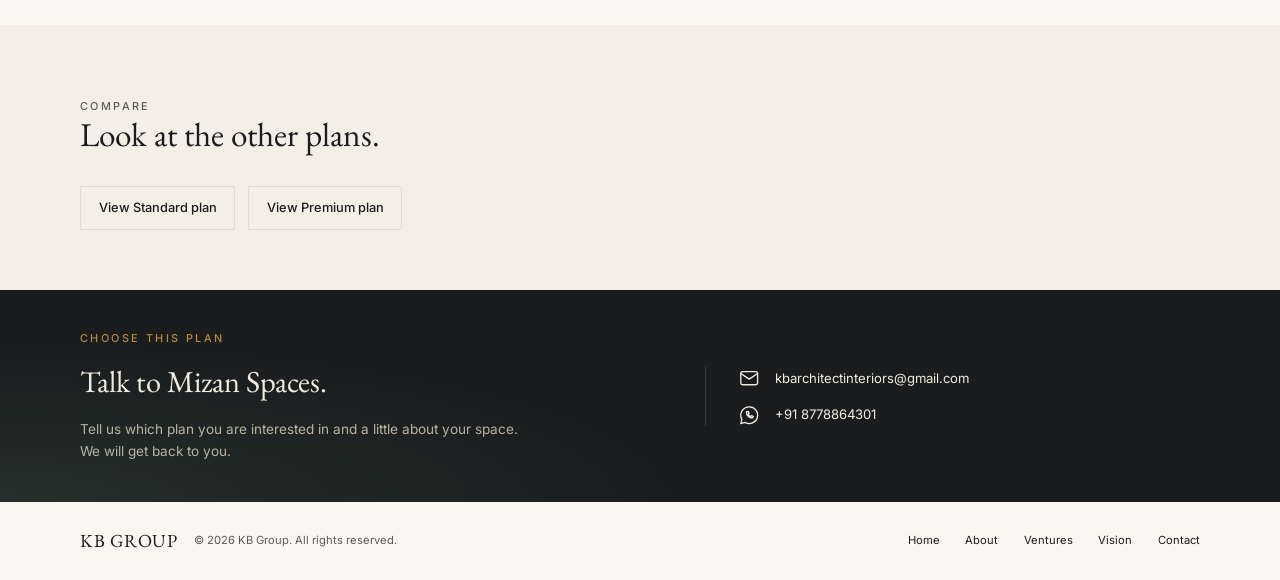
<file: plan-basic.html>
<!doctype html>
<html lang="en">
<head>
<meta charset="utf-8">
<meta name="viewport" content="width=device-width, initial-scale=1, viewport-fit=cover">
<title>Mizan Spaces Basic Plan</title>
<link rel="preconnect" href="https://fonts.googleapis.com">
<link rel="preconnect" href="https://fonts.gstatic.com" crossorigin>
<link rel="stylesheet" href="https://fonts.googleapis.com/css2?family=EB+Garamond:wght@400;500;600&family=Inter:wght@400;500;600&display=swap">
<link rel="stylesheet" href="css/site.css">
<link rel="stylesheet" href="css/venture.css">
</head>
<body>
<svg width="0" height="0" style="position:absolute" aria-hidden="true" focusable="false">
  <defs>
    <symbol id="i-arrow" viewBox="0 0 24 24"><path d="M4 12h15M13 6l6 6-6 6"/></symbol>
    <symbol id="i-check" viewBox="0 0 24 24"><path d="m5 12 4 4 10-10"/></symbol>
    <symbol id="i-file" viewBox="0 0 24 24"><path d="M6 3h8l4 4v14H6zM14 3v4h4M9 13h6M9 17h6"/></symbol>
    <symbol id="i-mail" viewBox="0 0 24 24"><rect x="3" y="5" width="18" height="14" rx="2"/><path d="m3 7 9 6 9-6"/></symbol>
    <symbol id="i-chat" viewBox="0 0 24 24"><path d="M12 3a9 9 0 0 0-7.8 13.5L3 21l4.6-1.2A9 9 0 1 0 12 3z"/><path d="M9 8.5c0 3.5 3 6.5 6.5 6.5l1-1.5-2-1-1 .8c-1-.4-2-1.4-2.4-2.4l.8-1-1-2z"/></symbol>
  </defs>
</svg>

<header class="site-head band">
  <a class="brand" href="index.html" aria-label="KB Group home">
    <img src="img/logo-kb.png" alt="" width="44" height="42">
    <span class="div" aria-hidden="true"></span>
    <span class="name">KB GROUP</span>
    <span class="tag">Building a Better Tomorrow</span>
  </a>
  <nav class="main" aria-label="Main">
    <a href="index.html">Home</a>
    <a href="index.html#about">About</a>
    <a href="index.html#ventures" aria-current="page">Ventures</a>
    <a href="index.html#vision">Vision</a>
    <a href="#contact">Contact</a>
  </nav>
</header>

<main>
  <section class="vhero band" aria-labelledby="t">
    <img class="ph-img" src="img/mizan-hero.jpg" alt="" width="1280" height="690">
    <p class="crumbs"><a href="index.html">KB Group</a><span>/</span><a href="mizan-spaces.html">Mizan Spaces</a><span>/</span><a href="mizan-spaces.html#plans">Plans</a><span>/</span><span>Basic</span></p>
    <p class="chip">Plan 1 of 3</p>
    <h1 id="t">Basic Plan</h1>
    <p class="sub">Mizan Spaces</p>
    <p class="lead">Everything the Basic plan includes, set out in full below.</p>
    <div class="hero-actions">
      <a class="btn" href="plans/mizan-basic-plan.pdf" target="_blank" rel="noopener">View full PDF <svg class="ico arrow"><use href="#i-arrow"/></svg></a>
      <a class="btn ghost" href="#contact">Contact Us</a>
    </div>
  </section>

  <section class="sec" id="details" aria-labelledby="det-t">
    <div class="band">
      <div class="sec-head">
        <p class="eyebrow">Plan details</p>
        <h2 class="title" id="det-t">The Basic plan in full.</h2>
        <p>Read it here, or open it in a new tab.</p>
      </div>
      <div class="row-actions" style="margin:0 0 1.4rem">
        <a class="btn" href="plans/mizan-basic-plan.pdf" target="_blank" rel="noopener"><svg class="ico" style="width:1rem;height:1rem;margin-right:.5rem"><use href="#i-file"/></svg>Open the Basic plan PDF</a>
        <a class="btn line" href="mizan-spaces.html#plans">Back to all plans</a>
      </div>
      <iframe class="pdf-frame" src="plans/mizan-basic-plan.pdf" title="Basic plan PDF"></iframe>
    </div>
  </section>

  <section class="sec alt" aria-labelledby="oth-t">
    <div class="band">
      <div class="sec-head">
        <p class="eyebrow">Compare</p>
        <h2 class="title" id="oth-t">Look at the other plans.</h2>
      </div>
      <div class="row-actions" style="margin-top:0">
          <a class="btn line" href="plan-standard.html">View Standard plan</a>
          <a class="btn line" href="plan-premium.html">View Premium plan</a>
      </div>
    </div>
  </section>

  <section class="contact c2 band" id="contact" aria-labelledby="c-t">
    <div>
      <p class="eyebrow">Choose this plan</p>
      <h2 id="c-t">Talk to Mizan Spaces.</h2>
      <p class="note">Tell us which plan you are interested in and a little about your space. We will get back to you.</p>
    </div>
    <div class="cinfo">
      <div><svg class="ico"><use href="#i-mail"/></svg><a href="mailto:kbarchitectinteriors@gmail.com">kbarchitectinteriors@gmail.com</a></div>
      <div><svg class="ico"><use href="#i-chat"/></svg><a href="tel:+918778864301">+91 8778864301</a></div>
    </div>
  </section>
</main>

<footer class="foot band">
  <div class="l">
    <span class="n">KB GROUP</span>
    <span id="copy">&copy; 2026 KB Group. All rights reserved.</span>
  </div>
  <nav aria-label="Footer">
    <a href="index.html">Home</a>
    <a href="index.html#about">About</a>
    <a href="index.html#ventures">Ventures</a>
    <a href="index.html#vision">Vision</a>
    <a href="#contact">Contact</a>
  </nav>
</footer>

<script>
(function () {
  try {
    document.getElementById("copy").textContent = "\u00a9 " + new Date().getFullYear() + " KB Group. All rights reserved.";
  } catch (e) {}
})();
</script>
</body>
</html>
</file>
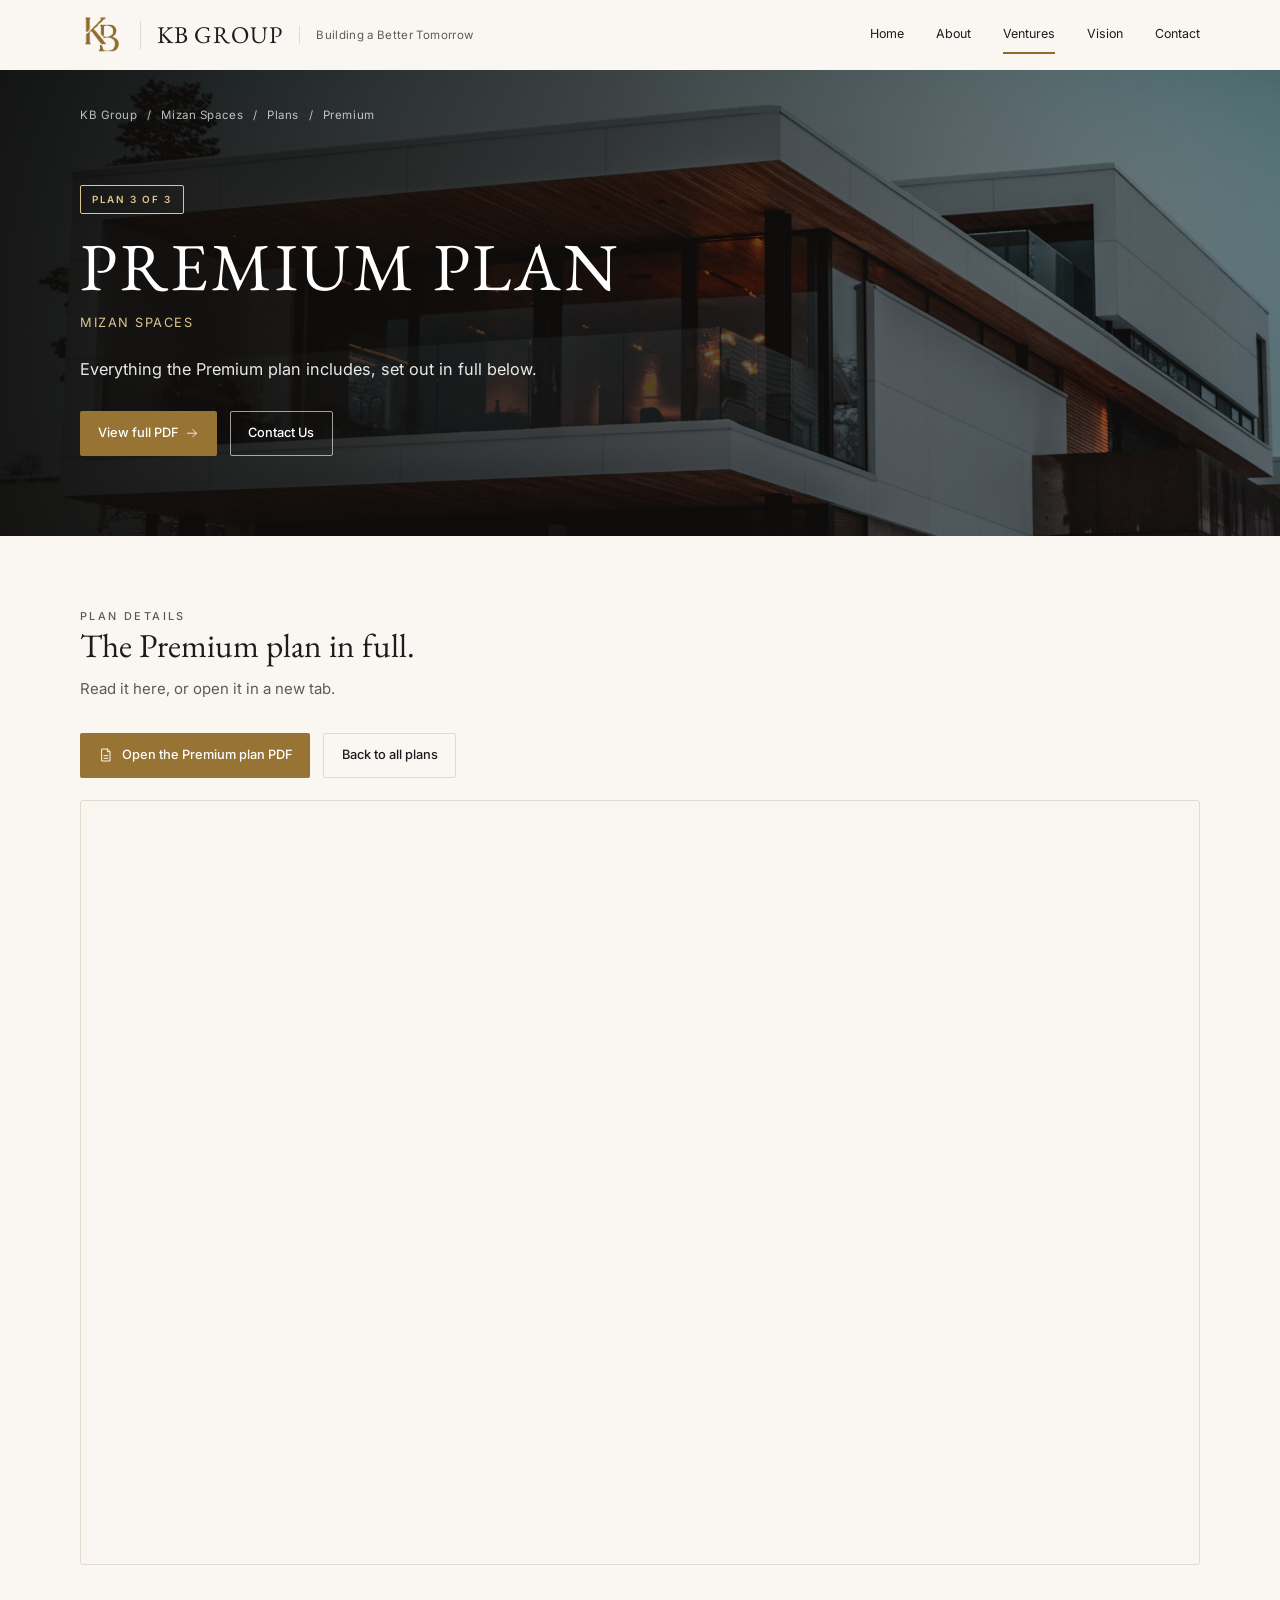
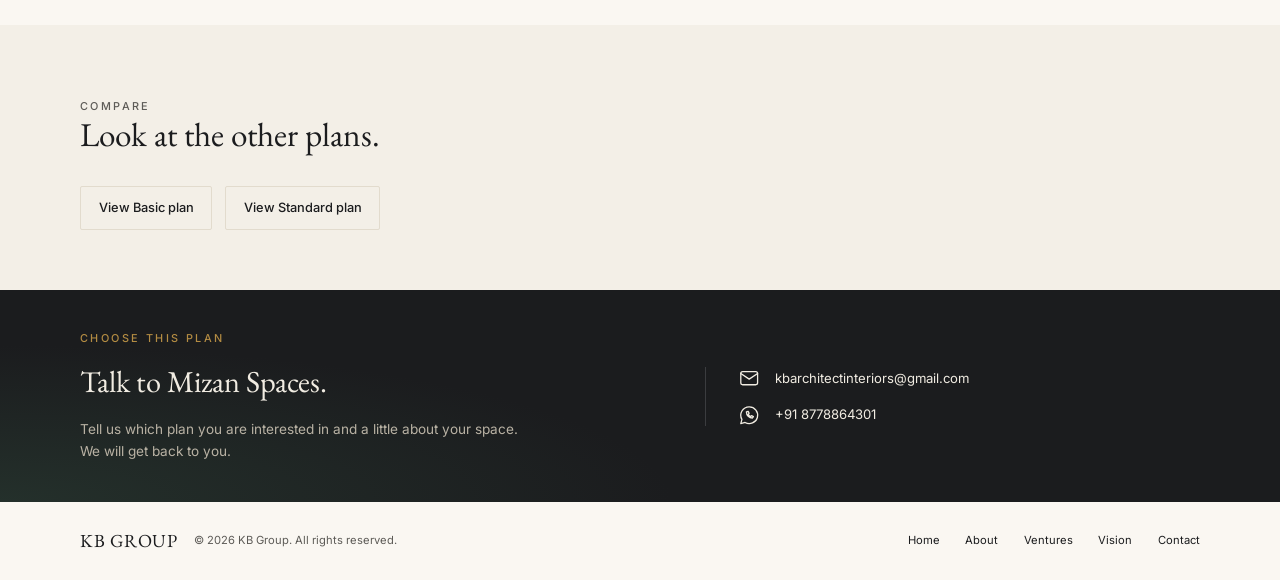
<file: plan-premium.html>
<!doctype html>
<html lang="en">
<head>
<meta charset="utf-8">
<meta name="viewport" content="width=device-width, initial-scale=1, viewport-fit=cover">
<title>Mizan Spaces Premium Plan</title>
<link rel="preconnect" href="https://fonts.googleapis.com">
<link rel="preconnect" href="https://fonts.gstatic.com" crossorigin>
<link rel="stylesheet" href="https://fonts.googleapis.com/css2?family=EB+Garamond:wght@400;500;600&family=Inter:wght@400;500;600&display=swap">
<link rel="stylesheet" href="css/site.css">
<link rel="stylesheet" href="css/venture.css">
</head>
<body>
<svg width="0" height="0" style="position:absolute" aria-hidden="true" focusable="false">
  <defs>
    <symbol id="i-arrow" viewBox="0 0 24 24"><path d="M4 12h15M13 6l6 6-6 6"/></symbol>
    <symbol id="i-check" viewBox="0 0 24 24"><path d="m5 12 4 4 10-10"/></symbol>
    <symbol id="i-file" viewBox="0 0 24 24"><path d="M6 3h8l4 4v14H6zM14 3v4h4M9 13h6M9 17h6"/></symbol>
    <symbol id="i-mail" viewBox="0 0 24 24"><rect x="3" y="5" width="18" height="14" rx="2"/><path d="m3 7 9 6 9-6"/></symbol>
    <symbol id="i-chat" viewBox="0 0 24 24"><path d="M12 3a9 9 0 0 0-7.8 13.5L3 21l4.6-1.2A9 9 0 1 0 12 3z"/><path d="M9 8.5c0 3.5 3 6.5 6.5 6.5l1-1.5-2-1-1 .8c-1-.4-2-1.4-2.4-2.4l.8-1-1-2z"/></symbol>
  </defs>
</svg>

<header class="site-head band">
  <a class="brand" href="index.html" aria-label="KB Group home">
    <img src="img/logo-kb.png" alt="" width="44" height="42">
    <span class="div" aria-hidden="true"></span>
    <span class="name">KB GROUP</span>
    <span class="tag">Building a Better Tomorrow</span>
  </a>
  <nav class="main" aria-label="Main">
    <a href="index.html">Home</a>
    <a href="index.html#about">About</a>
    <a href="index.html#ventures" aria-current="page">Ventures</a>
    <a href="index.html#vision">Vision</a>
    <a href="#contact">Contact</a>
  </nav>
</header>

<main>
  <section class="vhero band" aria-labelledby="t">
    <img class="ph-img" src="img/mizan-hero.jpg" alt="" width="1280" height="690">
    <p class="crumbs"><a href="index.html">KB Group</a><span>/</span><a href="mizan-spaces.html">Mizan Spaces</a><span>/</span><a href="mizan-spaces.html#plans">Plans</a><span>/</span><span>Premium</span></p>
    <p class="chip">Plan 3 of 3</p>
    <h1 id="t">Premium Plan</h1>
    <p class="sub">Mizan Spaces</p>
    <p class="lead">Everything the Premium plan includes, set out in full below.</p>
    <div class="hero-actions">
      <a class="btn" href="plans/mizan-premium-plan.pdf" target="_blank" rel="noopener">View full PDF <svg class="ico arrow"><use href="#i-arrow"/></svg></a>
      <a class="btn ghost" href="#contact">Contact Us</a>
    </div>
  </section>

  <section class="sec" id="details" aria-labelledby="det-t">
    <div class="band">
      <div class="sec-head">
        <p class="eyebrow">Plan details</p>
        <h2 class="title" id="det-t">The Premium plan in full.</h2>
        <p>Read it here, or open it in a new tab.</p>
      </div>
      <div class="row-actions" style="margin:0 0 1.4rem">
        <a class="btn" href="plans/mizan-premium-plan.pdf" target="_blank" rel="noopener"><svg class="ico" style="width:1rem;height:1rem;margin-right:.5rem"><use href="#i-file"/></svg>Open the Premium plan PDF</a>
        <a class="btn line" href="mizan-spaces.html#plans">Back to all plans</a>
      </div>
      <iframe class="pdf-frame" src="plans/mizan-premium-plan.pdf" title="Premium plan PDF"></iframe>
    </div>
  </section>

  <section class="sec alt" aria-labelledby="oth-t">
    <div class="band">
      <div class="sec-head">
        <p class="eyebrow">Compare</p>
        <h2 class="title" id="oth-t">Look at the other plans.</h2>
      </div>
      <div class="row-actions" style="margin-top:0">
          <a class="btn line" href="plan-basic.html">View Basic plan</a>
          <a class="btn line" href="plan-standard.html">View Standard plan</a>
      </div>
    </div>
  </section>

  <section class="contact c2 band" id="contact" aria-labelledby="c-t">
    <div>
      <p class="eyebrow">Choose this plan</p>
      <h2 id="c-t">Talk to Mizan Spaces.</h2>
      <p class="note">Tell us which plan you are interested in and a little about your space. We will get back to you.</p>
    </div>
    <div class="cinfo">
      <div><svg class="ico"><use href="#i-mail"/></svg><a href="mailto:kbarchitectinteriors@gmail.com">kbarchitectinteriors@gmail.com</a></div>
      <div><svg class="ico"><use href="#i-chat"/></svg><a href="tel:+918778864301">+91 8778864301</a></div>
    </div>
  </section>
</main>

<footer class="foot band">
  <div class="l">
    <span class="n">KB GROUP</span>
    <span id="copy">&copy; 2026 KB Group. All rights reserved.</span>
  </div>
  <nav aria-label="Footer">
    <a href="index.html">Home</a>
    <a href="index.html#about">About</a>
    <a href="index.html#ventures">Ventures</a>
    <a href="index.html#vision">Vision</a>
    <a href="#contact">Contact</a>
  </nav>
</footer>

<script>
(function () {
  try {
    document.getElementById("copy").textContent = "\u00a9 " + new Date().getFullYear() + " KB Group. All rights reserved.";
  } catch (e) {}
})();
</script>
</body>
</html>
</file>
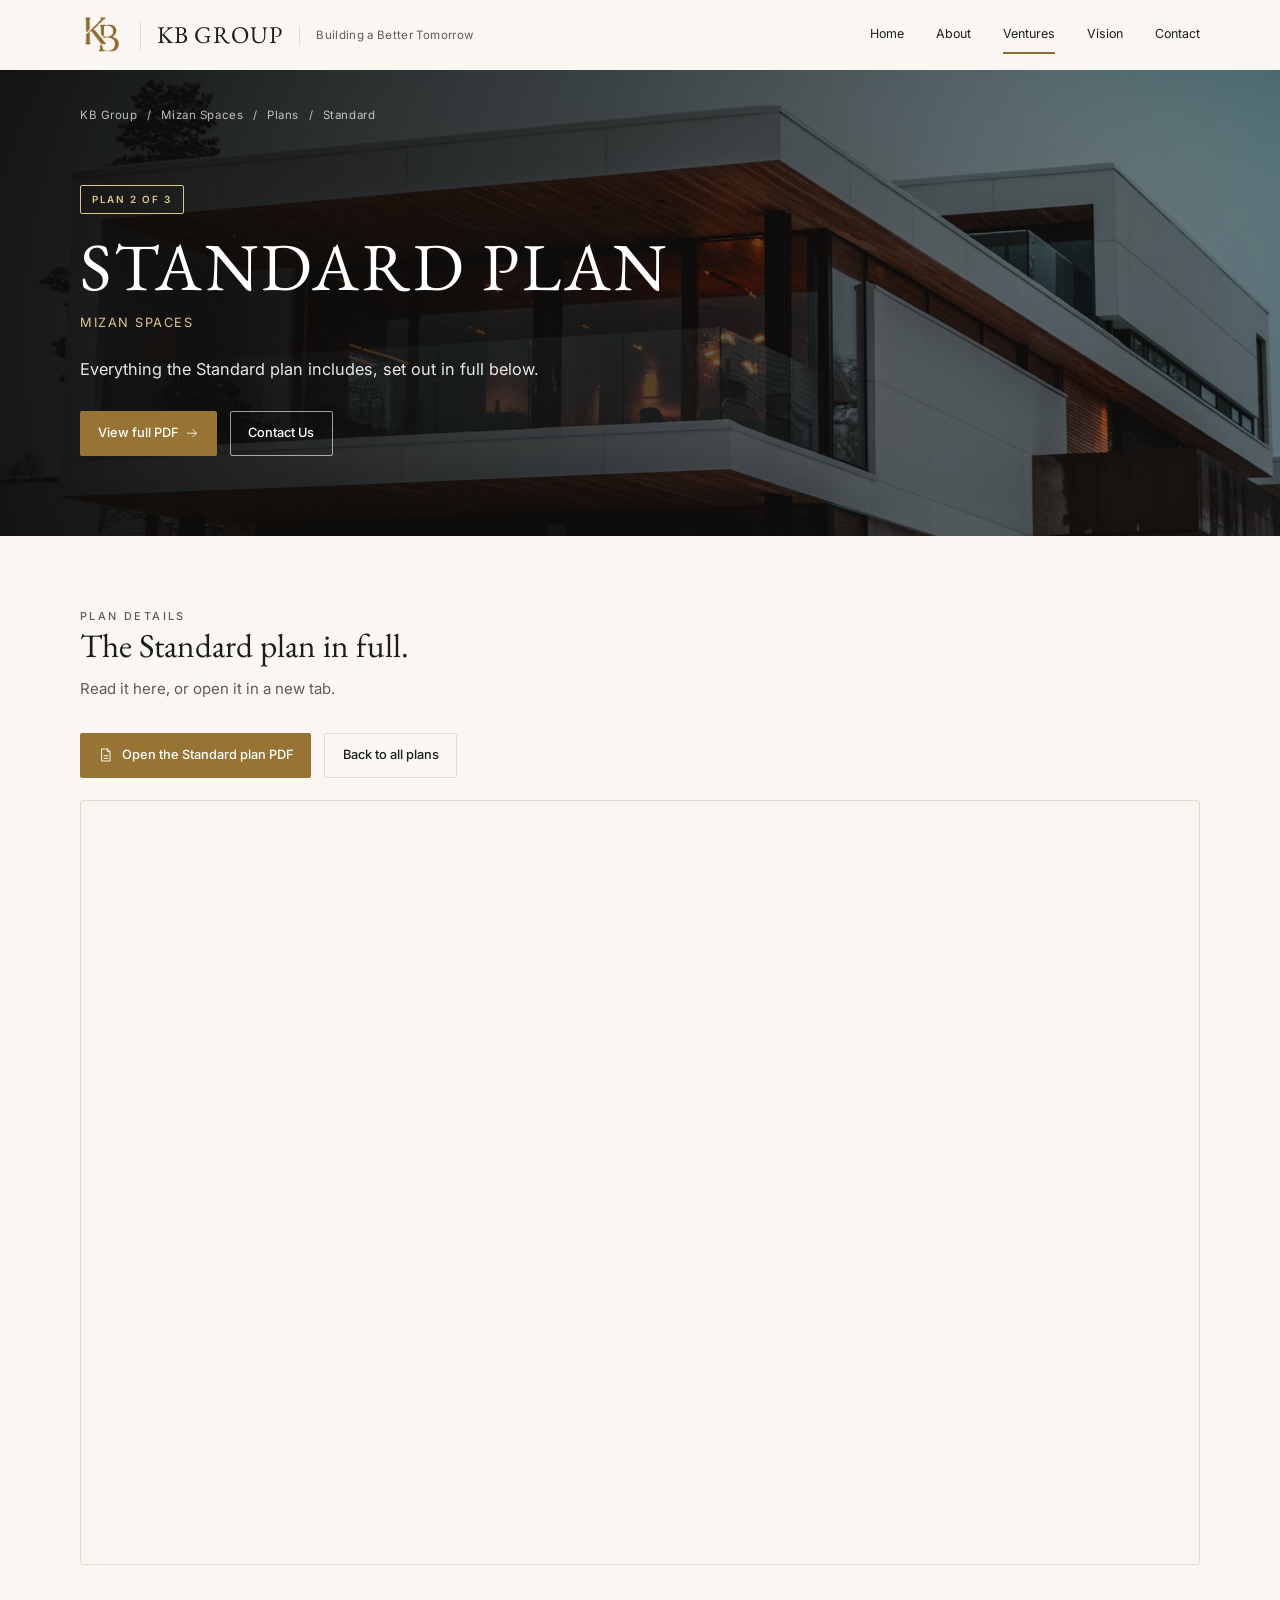
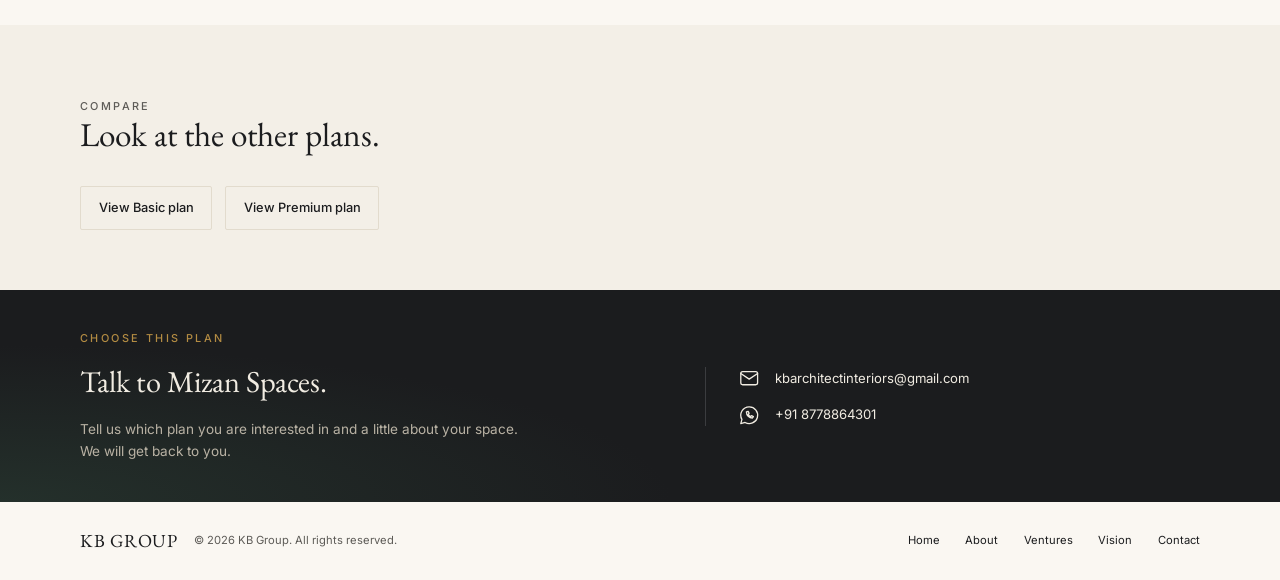
<file: plan-standard.html>
<!doctype html>
<html lang="en">
<head>
<meta charset="utf-8">
<meta name="viewport" content="width=device-width, initial-scale=1, viewport-fit=cover">
<title>Mizan Spaces Standard Plan</title>
<link rel="preconnect" href="https://fonts.googleapis.com">
<link rel="preconnect" href="https://fonts.gstatic.com" crossorigin>
<link rel="stylesheet" href="https://fonts.googleapis.com/css2?family=EB+Garamond:wght@400;500;600&family=Inter:wght@400;500;600&display=swap">
<link rel="stylesheet" href="css/site.css">
<link rel="stylesheet" href="css/venture.css">
</head>
<body>
<svg width="0" height="0" style="position:absolute" aria-hidden="true" focusable="false">
  <defs>
    <symbol id="i-arrow" viewBox="0 0 24 24"><path d="M4 12h15M13 6l6 6-6 6"/></symbol>
    <symbol id="i-check" viewBox="0 0 24 24"><path d="m5 12 4 4 10-10"/></symbol>
    <symbol id="i-file" viewBox="0 0 24 24"><path d="M6 3h8l4 4v14H6zM14 3v4h4M9 13h6M9 17h6"/></symbol>
    <symbol id="i-mail" viewBox="0 0 24 24"><rect x="3" y="5" width="18" height="14" rx="2"/><path d="m3 7 9 6 9-6"/></symbol>
    <symbol id="i-chat" viewBox="0 0 24 24"><path d="M12 3a9 9 0 0 0-7.8 13.5L3 21l4.6-1.2A9 9 0 1 0 12 3z"/><path d="M9 8.5c0 3.5 3 6.5 6.5 6.5l1-1.5-2-1-1 .8c-1-.4-2-1.4-2.4-2.4l.8-1-1-2z"/></symbol>
  </defs>
</svg>

<header class="site-head band">
  <a class="brand" href="index.html" aria-label="KB Group home">
    <img src="img/logo-kb.png" alt="" width="44" height="42">
    <span class="div" aria-hidden="true"></span>
    <span class="name">KB GROUP</span>
    <span class="tag">Building a Better Tomorrow</span>
  </a>
  <nav class="main" aria-label="Main">
    <a href="index.html">Home</a>
    <a href="index.html#about">About</a>
    <a href="index.html#ventures" aria-current="page">Ventures</a>
    <a href="index.html#vision">Vision</a>
    <a href="#contact">Contact</a>
  </nav>
</header>

<main>
  <section class="vhero band" aria-labelledby="t">
    <img class="ph-img" src="img/mizan-hero.jpg" alt="" width="1280" height="690">
    <p class="crumbs"><a href="index.html">KB Group</a><span>/</span><a href="mizan-spaces.html">Mizan Spaces</a><span>/</span><a href="mizan-spaces.html#plans">Plans</a><span>/</span><span>Standard</span></p>
    <p class="chip">Plan 2 of 3</p>
    <h1 id="t">Standard Plan</h1>
    <p class="sub">Mizan Spaces</p>
    <p class="lead">Everything the Standard plan includes, set out in full below.</p>
    <div class="hero-actions">
      <a class="btn" href="plans/mizan-standard-plan.pdf" target="_blank" rel="noopener">View full PDF <svg class="ico arrow"><use href="#i-arrow"/></svg></a>
      <a class="btn ghost" href="#contact">Contact Us</a>
    </div>
  </section>

  <section class="sec" id="details" aria-labelledby="det-t">
    <div class="band">
      <div class="sec-head">
        <p class="eyebrow">Plan details</p>
        <h2 class="title" id="det-t">The Standard plan in full.</h2>
        <p>Read it here, or open it in a new tab.</p>
      </div>
      <div class="row-actions" style="margin:0 0 1.4rem">
        <a class="btn" href="plans/mizan-standard-plan.pdf" target="_blank" rel="noopener"><svg class="ico" style="width:1rem;height:1rem;margin-right:.5rem"><use href="#i-file"/></svg>Open the Standard plan PDF</a>
        <a class="btn line" href="mizan-spaces.html#plans">Back to all plans</a>
      </div>
      <iframe class="pdf-frame" src="plans/mizan-standard-plan.pdf" title="Standard plan PDF"></iframe>
    </div>
  </section>

  <section class="sec alt" aria-labelledby="oth-t">
    <div class="band">
      <div class="sec-head">
        <p class="eyebrow">Compare</p>
        <h2 class="title" id="oth-t">Look at the other plans.</h2>
      </div>
      <div class="row-actions" style="margin-top:0">
          <a class="btn line" href="plan-basic.html">View Basic plan</a>
          <a class="btn line" href="plan-premium.html">View Premium plan</a>
      </div>
    </div>
  </section>

  <section class="contact c2 band" id="contact" aria-labelledby="c-t">
    <div>
      <p class="eyebrow">Choose this plan</p>
      <h2 id="c-t">Talk to Mizan Spaces.</h2>
      <p class="note">Tell us which plan you are interested in and a little about your space. We will get back to you.</p>
    </div>
    <div class="cinfo">
      <div><svg class="ico"><use href="#i-mail"/></svg><a href="mailto:kbarchitectinteriors@gmail.com">kbarchitectinteriors@gmail.com</a></div>
      <div><svg class="ico"><use href="#i-chat"/></svg><a href="tel:+918778864301">+91 8778864301</a></div>
    </div>
  </section>
</main>

<footer class="foot band">
  <div class="l">
    <span class="n">KB GROUP</span>
    <span id="copy">&copy; 2026 KB Group. All rights reserved.</span>
  </div>
  <nav aria-label="Footer">
    <a href="index.html">Home</a>
    <a href="index.html#about">About</a>
    <a href="index.html#ventures">Ventures</a>
    <a href="index.html#vision">Vision</a>
    <a href="#contact">Contact</a>
  </nav>
</footer>

<script>
(function () {
  try {
    document.getElementById("copy").textContent = "\u00a9 " + new Date().getFullYear() + " KB Group. All rights reserved.";
  } catch (e) {}
})();
</script>
</body>
</html>
</file>
<file: css/site.css>
/* Layout: full-bleed bands stacked top to bottom (header, photo hero, ecosystem, ventures cards, about + vision split, values row, dark contact band, footer). Single light look, by design. */
:root {
  --bg: #faf7f2;
  --panel: #f3efe7;
  --card: #f9f6f1;
  --ink: #1b1c1e;
  --muted: #5d5b57;
  --gold: #8f6b2c;
  --gold-fill: #977434;
  --line: #e2dbcd;
  --dark: #1b1c1e;
  --on-dark: #f1ece2;
  --on-dark-muted: #b9b2a4;
  --serif: "EB Garamond", Garamond, "Times New Roman", serif;
  --sans: "Inter", system-ui, -apple-system, "Segoe UI", Arial, sans-serif;
  --gutter: 1rem;
  --maxw: 70rem;
}
* { box-sizing: border-box; }
html { scroll-behavior: smooth; }
@media (prefers-reduced-motion: reduce) { html { scroll-behavior: auto; } }
body {
  background: var(--bg);
  color: var(--ink);
  font-family: var(--sans);
  font-size: 15px;
  line-height: 1.6;
  margin: 0;
  overflow-x: hidden;
}
a { color: inherit; }
:focus-visible { outline: 2px solid var(--gold); outline-offset: 3px; }
.band { padding-inline: max(var(--gutter), calc((100% - var(--maxw)) / 2)); }
.eyebrow {
  font-size: 0.68rem;
  font-weight: 500;
  letter-spacing: 0.22em;
  text-transform: uppercase;
  margin: 0 0 0.6rem;
}
h1, h2, h3 { font-family: var(--serif); font-weight: 400; margin: 0; text-wrap: balance; }
h2.title { font-size: clamp(1.7rem, 2.6vw, 2.15rem); line-height: 1.15; }
.ico { width: 1.4rem; height: 1.4rem; fill: none; stroke: currentColor; stroke-width: 1.4; stroke-linecap: round; stroke-linejoin: round; flex: none; }
.arrow { width: 0.9rem; height: 0.9rem; vertical-align: -0.12em; margin-left: 0.4rem; }

/* header */
.site-head {
  display: flex;
  align-items: center;
  justify-content: space-between;
  flex-wrap: wrap;
  gap: 0.75rem 2rem;
  padding-block: 0.9rem;
  background: var(--bg);
}
.brand { display: flex; align-items: center; gap: 1rem; min-width: 0; text-decoration: none; }
.brand img { height: 2.6rem; width: auto; display: block; }
.brand .name { font-family: var(--serif); font-size: 1.5rem; letter-spacing: 0.04em; white-space: nowrap; }
.brand .tag { font-size: 0.72rem; color: var(--muted); letter-spacing: 0.03em; padding-left: 1rem; border-left: 1px solid var(--line); }
.brand .div { width: 1px; height: 1.8rem; background: var(--line); }
nav.main { display: flex; gap: 2rem; flex-wrap: wrap; font-size: 0.78rem; }
nav.main a { text-decoration: none; padding-block: 0.5rem; border-bottom: 2px solid transparent; }
nav.main a:hover, nav.main a[aria-current="page"] { border-bottom-color: var(--gold); }

/* hero */
.hero {
  position: relative;
  isolation: isolate;
  background: linear-gradient(#a0a8b2 0%, #bdbec3 15%, #eddcd2 30%, #eddac9 45%, #efc8a9 60%, #9d8a81 75%, #403d34 100%);
  padding-block: 3.2rem 3.4rem;
  min-height: 21rem;
}
.hero-img {
  position: absolute;
  inset: 0 0 0 auto;
  width: 56%;
  height: 100%;
  object-fit: cover;
  object-position: left center;
  -webkit-mask-image: linear-gradient(to right, transparent 0, #000 30%);
  mask-image: linear-gradient(to right, transparent 0, #000 30%);
  z-index: -1;
}
.hero h1 { font-size: clamp(2rem, 3.9vw, 3.3rem); line-height: 1.12; letter-spacing: -0.005em; }
.hero p.lead { max-width: 23rem; margin: 1.3rem 0 1.5rem; font-size: 0.95rem; }
.btn {
  display: inline-flex;
  align-items: center;
  background: var(--gold-fill);
  color: #fff;
  font-size: 0.8rem;
  font-weight: 500;
  text-decoration: none;
  padding: 0.7rem 1.1rem;
  border-radius: 2px;
}
.btn:hover { background: #7f6128; }

/* ecosystem */
.eco {
  display: grid;
  grid-template-columns: minmax(0, 1.15fr) minmax(0, 0.9fr) minmax(0, 0.75fr);
  align-items: center;
  gap: 2rem;
  padding-block: 3.25rem;
}
.eco p { color: var(--muted); max-width: 22rem; margin: 1rem 0 0; font-size: 0.9rem; }
.eco-img {
  height: 9rem;
  border-radius: 2px;
  background: url("../img/leaf.jpg") center / cover no-repeat;
  -webkit-mask-image: linear-gradient(to right, #000 55%, transparent 100%);
  mask-image: linear-gradient(to right, #000 55%, transparent 100%);
}
.eco-quote { border-left: 1px solid var(--gold); padding-left: 2rem; font-family: var(--serif); font-size: 1.15rem; line-height: 1.5; margin: 0; }

/* ventures */
.ventures { padding-block: 0.5rem 3.25rem; }
.v-head { display: flex; justify-content: space-between; align-items: flex-end; gap: 1rem; flex-wrap: wrap; margin-bottom: 1.4rem; }
.v-head a { color: var(--gold); font-size: 0.75rem; font-weight: 500; text-decoration: none; }
.v-head a:hover { text-decoration: underline; text-underline-offset: 4px; }
.cards { display: grid; grid-template-columns: repeat(3, minmax(0, 1fr)); gap: 1.1rem; }
.card { background: var(--card); border: 1px solid var(--line); border-radius: 3px; overflow: hidden; display: flex; flex-direction: column; min-width: 0; }
.card .photo { aspect-ratio: 292 / 137; width: 100%; object-fit: cover; display: block; }
.card .body { padding: 1.3rem 1.4rem 1.5rem; display: flex; flex-direction: column; gap: 0.75rem; flex: 1; }
.id-row { display: flex; gap: 1rem; align-items: center; }
.id-row img { height: 2.6rem; width: auto; flex: none; }
.id-row h3 { font-size: 1.3rem; letter-spacing: 0.03em; line-height: 1.1; }
.id-row .sub { font-size: 0.75rem; color: var(--muted); margin-top: 0.3rem; }
.badge {
  align-self: flex-start;
  font-size: 0.58rem;
  font-weight: 600;
  letter-spacing: 0.14em;
  text-transform: uppercase;
  padding: 0.28rem 0.6rem;
  border-radius: 2px;
}
.badge.current { background: var(--gold-fill); color: #fff; }
.badge.dev { background: #e6e0d4; color: var(--muted); }
.card p.d { margin: 0; font-size: 0.82rem; color: var(--muted); }
.card a.more { margin-top: auto; padding-top: 0.5rem; color: var(--gold); font-size: 0.75rem; font-weight: 500; text-decoration: none; }
.card a.more:hover { text-decoration: underline; text-underline-offset: 4px; }

.card.future { padding: 1.4rem; background: linear-gradient(180deg, #ece8e0 0%, var(--card) 55%); }
.future h3 { font-size: 1.35rem; }
.future .tagline { font-size: 0.78rem; color: var(--muted); margin: 0.15rem 0 0.9rem; }
.future p.d { margin-bottom: 1.1rem; }
.fgrid { list-style: none; margin: 0; padding: 0; display: grid; grid-template-columns: repeat(2, minmax(0, 1fr)); gap: 0.95rem 0.75rem; }
.fgrid li { display: flex; align-items: center; gap: 0.7rem; font-size: 0.72rem; line-height: 1.3; min-width: 0; }
.fgrid .ring { width: 2rem; height: 2rem; border: 1px solid var(--line); border-radius: 50%; display: grid; place-items: center; color: var(--gold); background: var(--bg); flex: none; }
.fgrid .ring .ico { width: 1rem; height: 1rem; }
.more-line { margin-top: 1.1rem; font-size: 0.72rem; color: var(--muted); border-left: 1px solid var(--gold); padding-left: 0.6rem; }

/* about + vision */
.split { display: grid; grid-template-columns: repeat(2, minmax(0, 1fr)); }
.about { display: flex; background: var(--panel); min-width: 0; }
.about .door { width: clamp(6rem, 14.6%, 9.5rem); flex: none; background: url("../img/door.jpg") center / cover no-repeat; }
.about .in { padding: 2.2rem max(var(--gutter), 2.2rem) 2.2rem 2rem; min-width: 0; flex: 1; }
.about p.t { color: var(--muted); font-size: 0.85rem; max-width: 24rem; margin: 1rem 0 1.6rem; }
.pillars { display: grid; grid-template-columns: repeat(3, minmax(0, 1fr)); max-width: 28rem; }
.pillar { padding: 0 0.9rem; border-left: 1px solid var(--line); min-width: 0; }
.pillar:first-child { padding-left: 0; border-left: 0; }
.pillar .ico { color: var(--gold); margin-bottom: 0.6rem; }
.pillar b { display: block; font-size: 0.66rem; letter-spacing: 0.16em; font-weight: 600; }
.pillar span { display: block; font-size: 0.72rem; color: var(--muted); margin-top: 0.3rem; line-height: 1.45; }

.vision {
  position: relative;
  isolation: isolate;
  padding: 2.2rem max(var(--gutter), 3rem) 2.2rem 3rem;
  background: url("../img/hero.jpg") 0% 85% / 200% auto no-repeat, #d8cdbd;
  min-width: 0;
}
.vision::before { content: ""; position: absolute; inset: 0; background: linear-gradient(90deg, rgba(250, 247, 242, 0.78), rgba(250, 247, 242, 0.5)); z-index: -1; }
.vision p { font-size: 0.85rem; max-width: 24rem; margin: 1rem 0 0; }
.vision p + p { margin-top: 0.9rem; }
.vision a { display: inline-block; margin-top: 1.1rem; color: var(--gold); font-size: 0.75rem; font-weight: 500; text-decoration: none; }
.vision a:hover { text-decoration: underline; text-underline-offset: 4px; }

/* values */
.values { display: grid; grid-template-columns: minmax(0, 0.85fr) minmax(0, 2.6fr); gap: 2rem; align-items: center; padding-block: 2.6rem; }
.vlist { list-style: none; margin: 0; padding: 0; display: grid; grid-template-columns: repeat(5, minmax(0, 1fr)); }
.vlist li { text-align: center; padding: 0.4rem 0.9rem; border-left: 1px solid var(--line); min-width: 0; }
.vlist li:first-child { border-left: 0; }
.vlist .ico { width: 1.7rem; height: 1.7rem; color: var(--gold); margin-bottom: 0.6rem; }
.vlist b { display: block; font-size: 0.66rem; letter-spacing: 0.16em; font-weight: 600; }
.vlist span { display: block; font-size: 0.7rem; color: var(--muted); margin-top: 0.35rem; line-height: 1.45; }

/* contact */
.contact {
  background: radial-gradient(60rem 14rem at 0% 100%, #24302b 0%, transparent 70%), var(--dark);
  color: var(--on-dark);
  display: grid;
  grid-template-columns: minmax(0, 1.2fr) minmax(0, 1fr) auto;
  gap: 2rem;
  align-items: center;
  padding-block: 2.5rem;
}
.contact .eyebrow { color: #b48c43; }
.contact h2 { font-size: clamp(1.5rem, 2.4vw, 1.9rem); }
.cinfo { border-left: 1px solid #3b3c3f; padding-left: 2rem; display: grid; gap: 0.9rem; min-width: 0; }
.cinfo div { display: flex; align-items: center; gap: 0.9rem; font-size: 0.82rem; min-width: 0; }
.cinfo a { text-decoration: none; overflow-wrap: anywhere; }
.cinfo a:hover { text-decoration: underline; text-underline-offset: 4px; }
.social { display: flex; gap: 0.7rem; }
.social span { width: 2.2rem; height: 2.2rem; border: 1px solid #4a4b4f; border-radius: 50%; display: grid; place-items: center; color: var(--on-dark); }
.social .ico { width: 1rem; height: 1rem; }

/* footer */
.foot { display: flex; justify-content: space-between; align-items: center; gap: 1rem 2rem; flex-wrap: wrap; padding-block: 1.5rem; }
.foot .l { display: flex; align-items: center; gap: 1rem; flex-wrap: wrap; font-size: 0.7rem; color: var(--muted); }
.foot .l .n { font-family: var(--serif); font-size: 1.15rem; color: var(--ink); letter-spacing: 0.04em; }
.foot nav { display: flex; gap: 1.6rem; flex-wrap: wrap; font-size: 0.7rem; }
.foot nav a { text-decoration: none; }
.foot nav a:hover { text-decoration: underline; text-underline-offset: 4px; }

/* narrower screens */
@media (max-width: 62rem) {
  .cards { grid-template-columns: minmax(0, 1fr); }
  .card .photo { aspect-ratio: 16 / 7; }
  .split { grid-template-columns: minmax(0, 1fr); }
  .values { grid-template-columns: minmax(0, 1fr); }
  .contact { grid-template-columns: minmax(0, 1fr); }
  .cinfo { border-left: 0; padding-left: 0; }
}
@media (max-width: 52rem) {
  .brand .tag, .brand .div { display: none; }
  .hero-img { width: 100%; opacity: 0.55; -webkit-mask-image: none; mask-image: none; }
  .eco { grid-template-columns: minmax(0, 1fr); }
  .eco-quote { padding-left: 1.25rem; }
  .vlist { grid-template-columns: repeat(2, minmax(0, 1fr)); row-gap: 1.5rem; }
  .vlist li:nth-child(odd) { border-left: 0; }
  .vlist li:last-child { grid-column: 1 / -1; border-left: 0; }
  .pillars { grid-template-columns: minmax(0, 1fr); gap: 1.1rem; }
  .pillar { padding: 0; border-left: 0; }
  .about .door { width: 4rem; }
  .about .in { padding-inline: 1.25rem; }
  .vision { padding-inline: var(--gutter); }
}
</file>
<file: css/venture.css>
/* Styles for the business pages (mizan-spaces.html, amanah.html). Loaded after site.css. */

.vhero {
  position: relative;
  isolation: isolate;
  color: #fff;
  background: #14110d;
  padding-block: 2.2rem 5rem;
  overflow: hidden;
}
.vhero .ph-img {
  position: absolute;
  inset: 0;
  width: 100%;
  height: 100%;
  object-fit: cover;
  z-index: -2;
}
.vhero::after {
  content: "";
  position: absolute;
  inset: 0;
  z-index: -1;
  background: linear-gradient(90deg, rgba(14, 12, 10, 0.93) 0%, rgba(14, 12, 10, 0.72) 48%, rgba(14, 12, 10, 0.4) 100%);
}
.crumbs { display: flex; flex-wrap: wrap; gap: 0.6rem; font-size: 0.72rem; letter-spacing: 0.05em; color: rgba(255, 255, 255, 0.72); margin: 0 0 3.2rem; }
.crumbs a { text-decoration: none; }
.crumbs a:hover { text-decoration: underline; text-underline-offset: 4px; }
.vhero .idrow { display: flex; align-items: center; gap: 1.1rem; margin-bottom: 1.2rem; }
.vhero .idrow img { height: 3.4rem; width: auto; }
.vhero h1 { font-size: clamp(2.4rem, 6vw, 4.2rem); line-height: 1.02; letter-spacing: 0.04em; text-transform: uppercase; }
.vhero .sub { font-size: 0.8rem; letter-spacing: 0.12em; text-transform: uppercase; color: #dcc590; margin: 0.8rem 0 0; }
.vhero p.lead { max-width: 34rem; margin: 1.4rem 0 1.8rem; font-size: 1.02rem; color: rgba(255, 255, 255, 0.9); }
.hero-actions { display: flex; gap: 0.8rem; flex-wrap: wrap; }
.btn.ghost { background: transparent; border: 1px solid rgba(255, 255, 255, 0.6); }
.btn.ghost:hover { background: rgba(255, 255, 255, 0.14); }
.chip {
  display: inline-block;
  font-size: 0.62rem;
  font-weight: 600;
  letter-spacing: 0.16em;
  text-transform: uppercase;
  padding: 0.35rem 0.7rem;
  border: 1px solid #dcc590;
  color: #dcc590;
  border-radius: 2px;
  margin-bottom: 1.1rem;
}

.sec { padding-block: 3.75rem; }
.sec.alt { background: var(--panel); }
.sec-head { max-width: 40rem; margin-bottom: 2rem; }
.sec-head p { color: var(--muted); margin: 0.8rem 0 0; }
.two { display: grid; grid-template-columns: repeat(2, minmax(0, 1fr)); gap: 3rem; align-items: center; }
.two p { color: var(--muted); margin: 1rem 0 0; max-width: 34rem; }
.pic { width: 100%; aspect-ratio: 4 / 3; object-fit: cover; border-radius: 3px; display: block; }
.pic.tall { aspect-ratio: 11 / 10; }

.grid3 { display: grid; grid-template-columns: repeat(3, minmax(0, 1fr)); gap: 1.2rem; }
.tile { background: var(--card); border: 1px solid var(--line); border-radius: 3px; padding: 1.6rem; min-width: 0; }
.tile .ring { width: 2.6rem; height: 2.6rem; border: 1px solid var(--line); border-radius: 50%; display: grid; place-items: center; color: var(--gold); background: var(--bg); }
.tile h3 { font-size: 1.45rem; margin: 1rem 0 0.5rem; }
.tile p { color: var(--muted); margin: 0; font-size: 0.9rem; }
.tile ul { list-style: none; margin: 1.1rem 0 0; padding: 0; font-size: 0.85rem; }
.tile li { padding: 0.55rem 0; border-top: 1px solid var(--line); display: flex; gap: 0.6rem; align-items: flex-start; }
.tile li .ico { width: 1rem; height: 1rem; color: var(--gold); margin-top: 0.22rem; }

.steps { list-style: none; margin: 0; padding: 0; display: grid; grid-template-columns: repeat(4, minmax(0, 1fr)); gap: 1.2rem; }
.steps li { border-top: 2px solid var(--ink); padding-top: 1rem; min-width: 0; }
.steps .n { display: block; font-size: 0.66rem; font-weight: 600; letter-spacing: 0.16em; text-transform: uppercase; color: var(--gold); margin-bottom: 0.45rem; }
.steps b { display: block; font-family: var(--serif); font-size: 1.3rem; font-weight: 400; }
.steps span.d { display: block; color: var(--muted); font-size: 0.85rem; margin-top: 0.4rem; }

.notice { font-size: 0.75rem; color: var(--muted); border: 1px dashed var(--line); background: var(--card); padding: 0.7rem 1rem; margin-bottom: 1.5rem; border-radius: 2px; }
.proj-grid { columns: 3; column-gap: 1.2rem; }
.proj { margin: 0 0 1.6rem; min-width: 0; break-inside: avoid; }
.proj .pic { aspect-ratio: auto; height: auto; width: 100%; border-radius: 3px; }
.proj .ph { aspect-ratio: 4 / 3; width: 100%; border-radius: 3px; }
.proj .ph { display: grid; place-items: center; color: #9a8c70; background: linear-gradient(135deg, #ebe5d8, #d9d0bd); }
.proj .ph .ico { width: 2.2rem; height: 2.2rem; }
.proj figcaption { padding-top: 0.8rem; }
.proj .tag { font-size: 0.62rem; letter-spacing: 0.16em; text-transform: uppercase; color: var(--gold); font-weight: 600; }
.proj h3 { font-size: 1.2rem; margin: 0.25rem 0 0.2rem; }
.proj .meta { font-size: 0.78rem; color: var(--muted); }

/* plan cards and plan pages */
.plan { display: block; text-decoration: none; color: inherit; transition: border-color 0.15s, transform 0.15s; }
.plan:hover { border-color: var(--gold); }
.plan .lvl { font-size: 0.62rem; font-weight: 600; letter-spacing: 0.16em; text-transform: uppercase; color: var(--gold); }
.plan h3 { margin-top: 0.5rem; }
.plan .from { font-family: var(--serif); font-size: 1.35rem; margin-top: 0.9rem; }
.plan .go { display: inline-block; margin-top: 1.1rem; color: var(--gold); font-size: 0.78rem; font-weight: 500; }
.price { border-left: 2px solid var(--gold); padding-left: 1.2rem; margin-bottom: 2rem; }
.price .amt { font-family: var(--serif); font-size: 2rem; line-height: 1.2; }
.price p { color: var(--muted); margin: 0.4rem 0 0; font-size: 0.85rem; }
.btn.line { background: transparent; color: var(--ink); border: 1px solid var(--line); }
.btn.line:hover { background: var(--panel); }
.row-actions { display: flex; gap: 0.8rem; flex-wrap: wrap; margin-top: 1.4rem; }

.contact.c2 { grid-template-columns: minmax(0, 1.2fr) minmax(0, 1fr); }
.contact p.note { margin: 0.8rem 0 0; color: var(--on-dark-muted); font-size: 0.85rem; max-width: 28rem; }

@media (max-width: 62rem) {
  .grid3 { grid-template-columns: minmax(0, 1fr); }
  .proj-grid { columns: 2; }
  .contact.c2 { grid-template-columns: minmax(0, 1fr); }
}
@media (max-width: 52rem) {
  .two { grid-template-columns: minmax(0, 1fr); gap: 1.6rem; }
  .steps { grid-template-columns: repeat(2, minmax(0, 1fr)); }
  .vhero { padding-block: 1.5rem 3.5rem; }
  .crumbs { margin-bottom: 2.2rem; }
}
@media (max-width: 40rem) {
  .proj-grid { columns: 1; }
}

/* embedded plan PDF: shown on larger screens, phones use the Open PDF button instead */
.pdf-frame { display: block; width: 100%; height: 85vh; min-height: 36rem; border: 1px solid var(--line); border-radius: 3px; background: var(--card); }
@media (max-width: 52rem) {
  .pdf-frame { display: none; }
}
</file>
